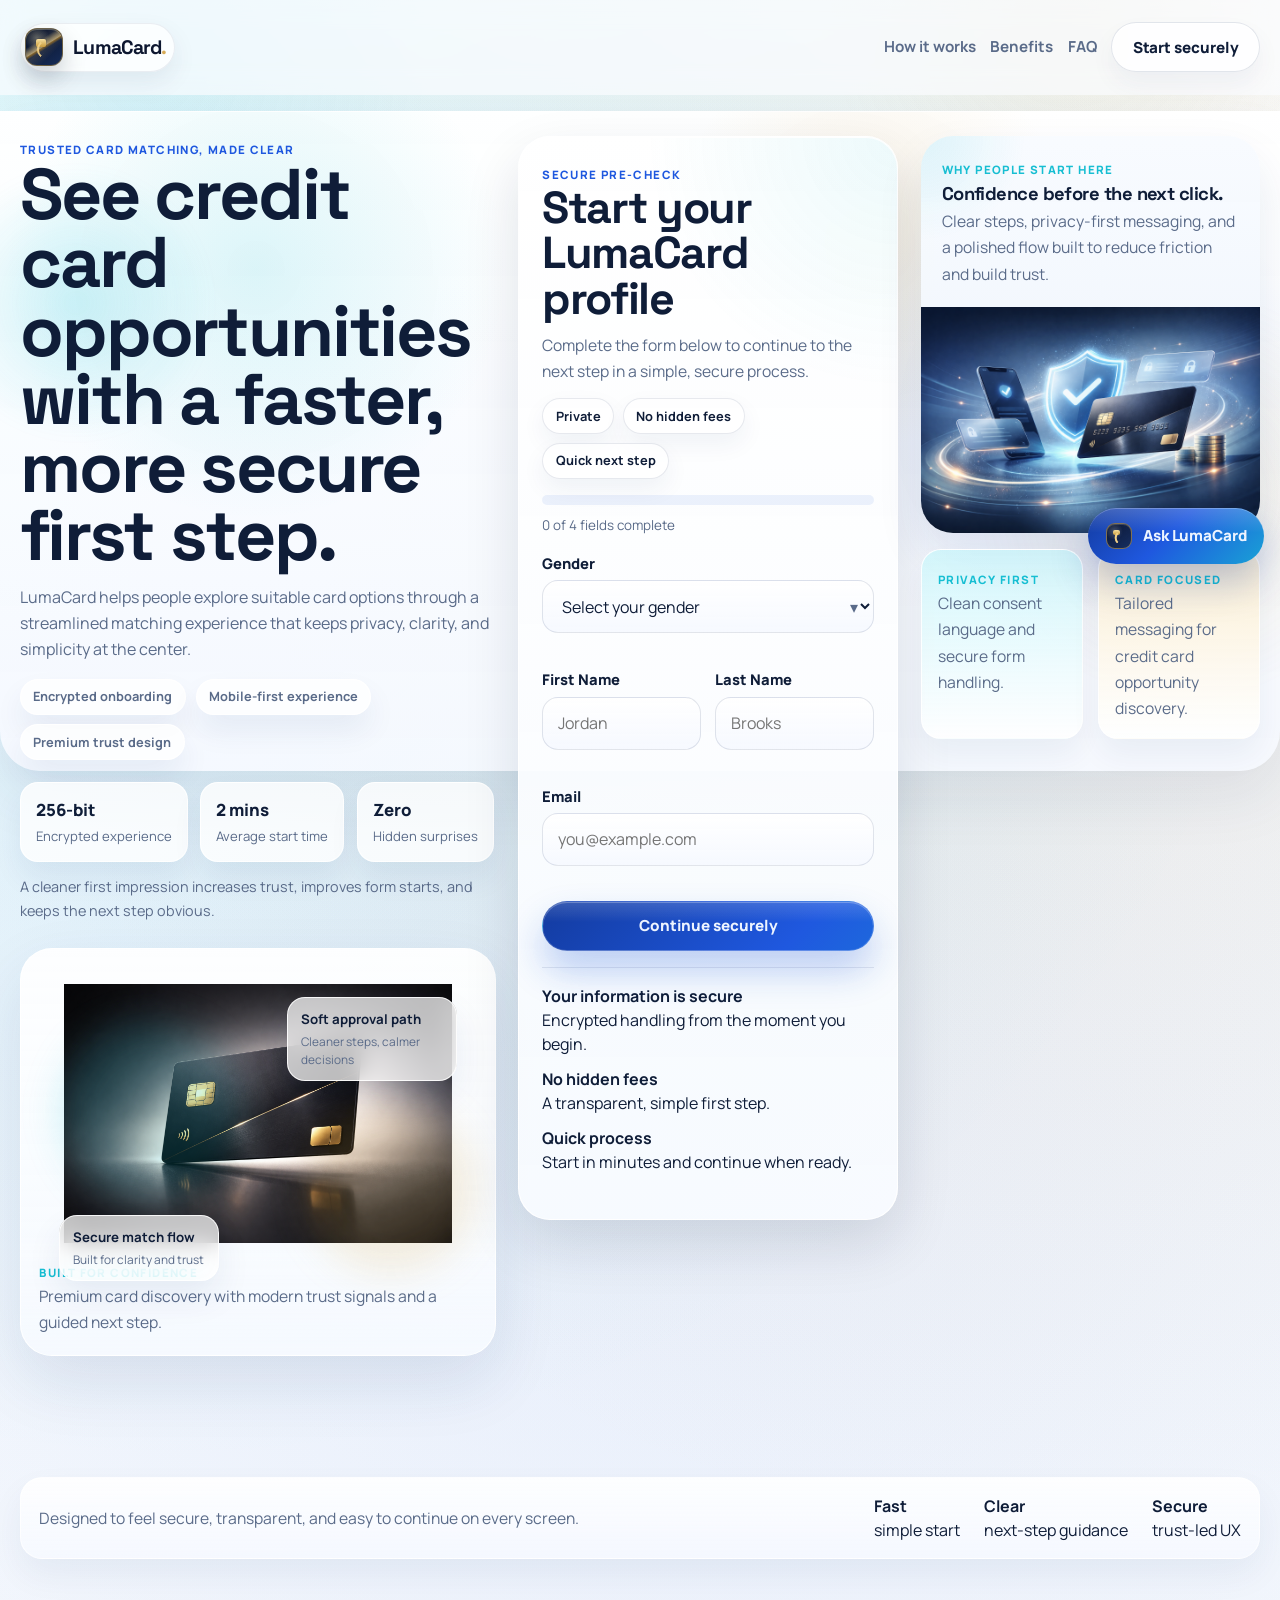
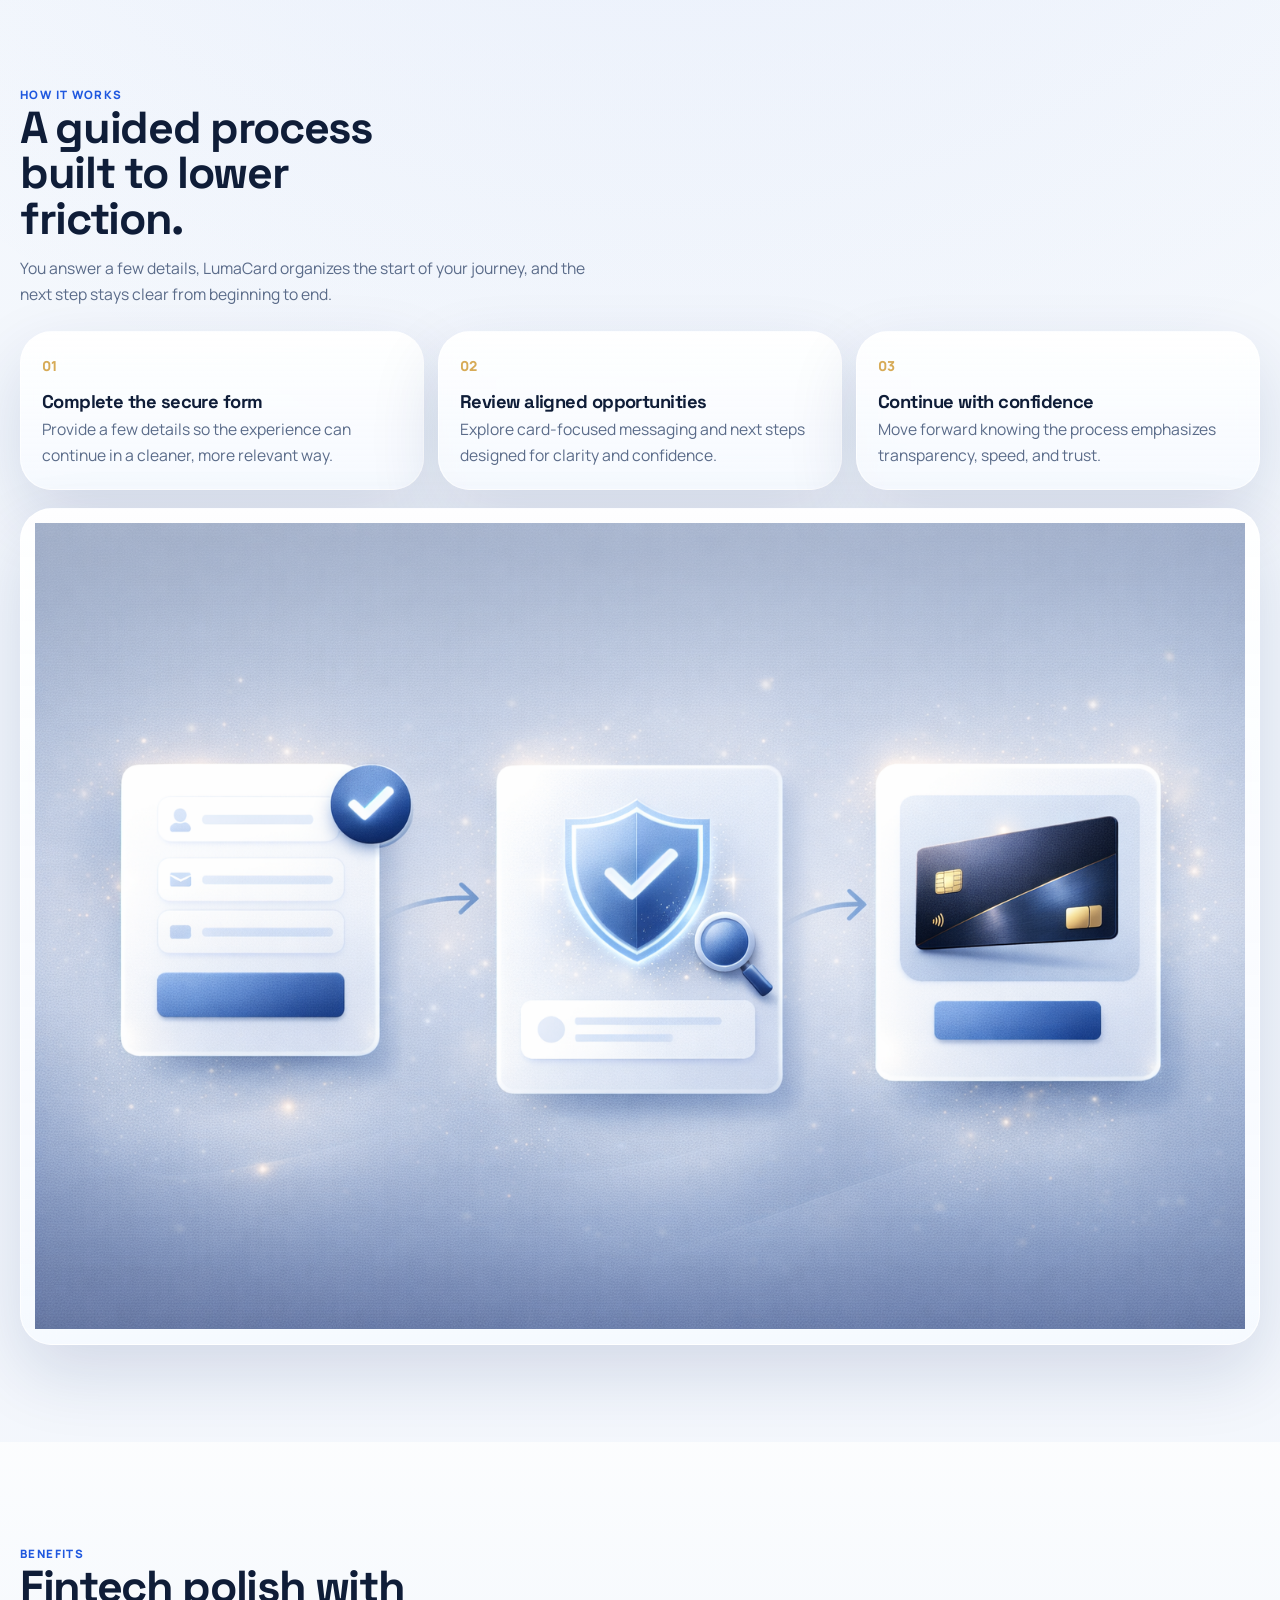
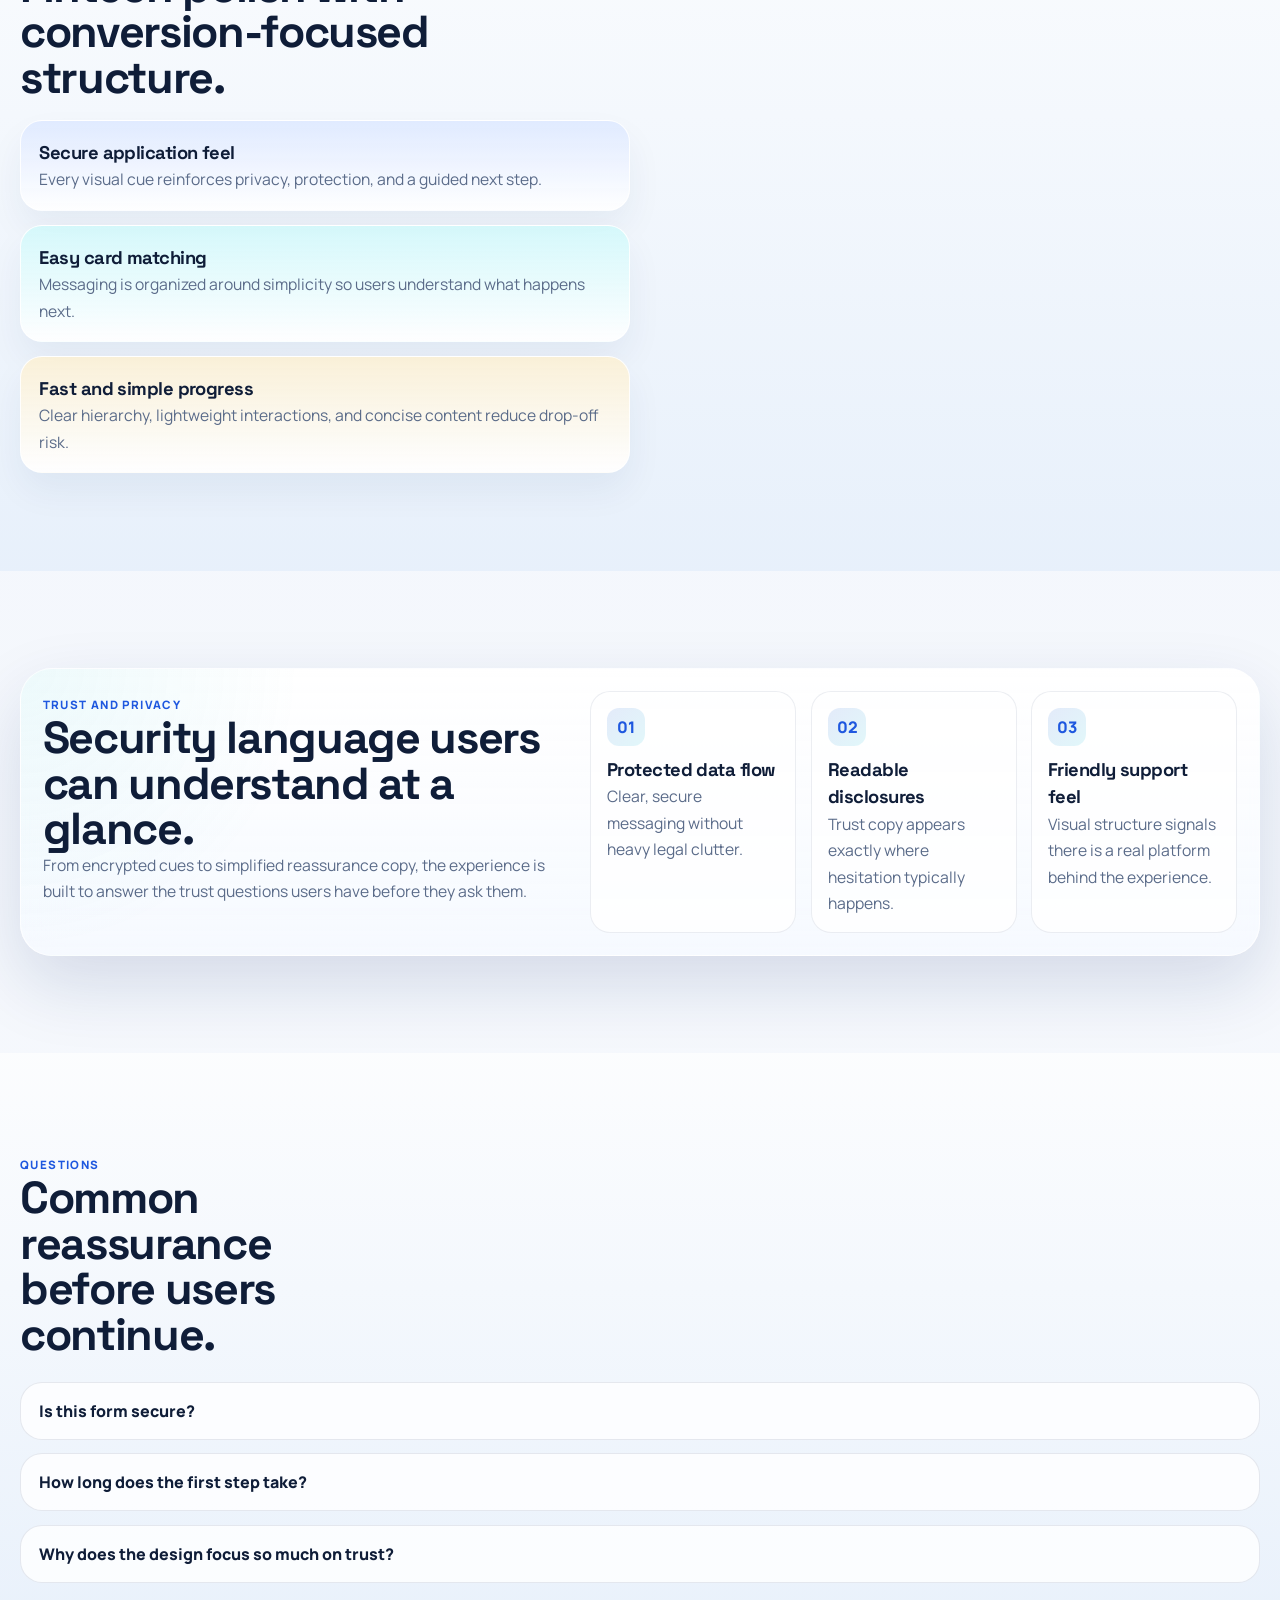
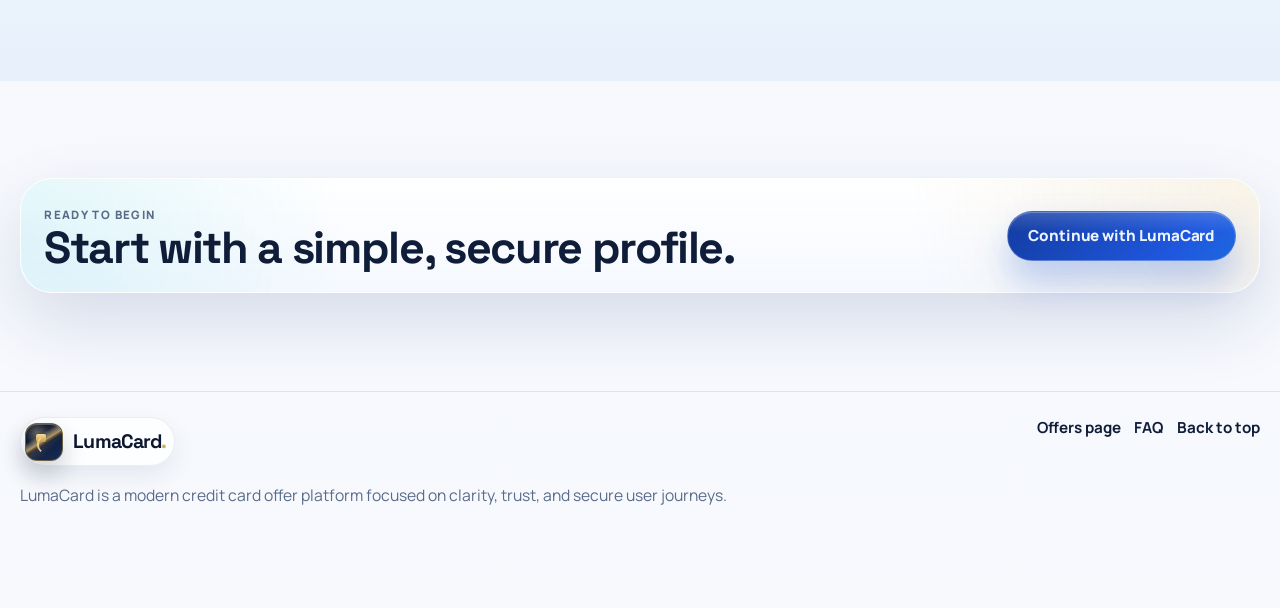
<file: index.html>
<!DOCTYPE html>
<html lang="en">
<head>
  <meta charset="UTF-8">
  <meta name="viewport" content="width=device-width, initial-scale=1.0">
  <title>LumaCard | Secure Credit Card Matching</title>
  <meta name="description" content="Find credit card opportunities through a secure, simple, and trustworthy LumaCard experience.">
  <link rel="preconnect" href="https://fonts.googleapis.com">
  <link rel="preconnect" href="https://fonts.gstatic.com" crossorigin>
  <link href="https://fonts.googleapis.com/css2?family=Manrope:wght@400;500;600;700;800&family=Space+Grotesk:wght@500;700&display=swap" rel="stylesheet">
  <link rel="stylesheet" href="styles.css">
  <link rel="stylesheet" href="chatbot.css">
</head>
<body data-page="lead">
  <div class="site-shell page-lead">
    <header class="site-header" data-header>
      <div class="container nav-row">
        <a class="brand-mark" href="#top" aria-label="LumaCard home">
          <span class="brand-icon" aria-hidden="true">
            <span class="brand-card-chip"></span>
            <span class="brand-card-wave"></span>
          </span>
          <span class="brand-text">LumaCard</span>
        </a>
        <button class="menu-toggle" type="button" aria-expanded="false" aria-controls="site-nav" data-menu-toggle>
          <span></span>
          <span></span>
        </button>
        <nav class="site-nav" id="site-nav" data-menu>
          <a href="#how-it-works">How it works</a>
          <a href="#benefits">Benefits</a>
          <a href="#faq">FAQ</a>
          <a href="#lead-form" class="button button-secondary">Start securely</a>
        </nav>
      </div>
    </header>

    <main id="top">
      <!-- Page 1: lead-generation layout with supporting content around the form. -->
      <section class="hero hero-lead section">
        <div class="hero-orb hero-orb-a"></div>
        <div class="hero-orb hero-orb-b"></div>
        <div class="container hero-grid hero-grid-lead">
          <div class="hero-copy reveal">
            <div class="eyebrow">Trusted card matching, made clear</div>
            <h1>See credit card opportunities with a faster, more secure first step.</h1>
            <p class="hero-text">
              LumaCard helps people explore suitable card options through a streamlined matching experience that keeps privacy, clarity, and simplicity at the center.
            </p>
            <div class="hero-inline-meta">
              <span>Encrypted onboarding</span>
              <span>Mobile-first experience</span>
              <span>Premium trust design</span>
            </div>
            <div class="hero-proof">
              <div class="proof-pill">
                <strong>256-bit</strong>
                <span>Encrypted experience</span>
              </div>
              <div class="proof-pill">
                <strong>2 mins</strong>
                <span>Average start time</span>
              </div>
              <div class="proof-pill">
                <strong>Zero</strong>
                <span>Hidden surprises</span>
              </div>
            </div>
            <p class="hero-note">A cleaner first impression increases trust, improves form starts, and keeps the next step obvious.</p>
            <div class="hero-media-card glass reveal" data-parallax>
              <div class="hero-media-glow hero-media-glow-a"></div>
              <div class="hero-media-glow hero-media-glow-b"></div>
              <div class="hero-float hero-float-a">
                <strong>Soft approval path</strong>
                <span>Cleaner steps, calmer decisions</span>
              </div>
              <div class="hero-float hero-float-b">
                <strong>Secure match flow</strong>
                <span>Built for clarity and trust</span>
              </div>
              <img src="assets/hero-credit-card-premium.png.png" alt="Premium black credit card floating in studio light">
              <div class="hero-media-copy">
                <span class="mini-label">Built for confidence</span>
                <p>Premium card discovery with modern trust signals and a guided next step.</p>
              </div>
            </div>
          </div>

          <div class="lead-form-wrap reveal">
            <div class="form-card">
              <div class="form-card-head">
                <span class="eyebrow">Secure pre-check</span>
                <h2>Start your LumaCard profile</h2>
                <p>Complete the form below to continue to the next step in a simple, secure process.</p>
              </div>
              <div class="form-topline">
                <span>Private</span>
                <span>No hidden fees</span>
                <span>Quick next step</span>
              </div>
              <div class="completion-meter" aria-hidden="true">
                <div class="completion-meter-bar" data-completion-bar></div>
              </div>
              <p class="completion-copy" data-completion-copy>0 of 4 fields complete</p>

              <!-- Exact requested fields: Gender, First Name, Last Name, Email. -->
              <form id="lead-form" class="lead-form" novalidate data-form>
                <div class="field-group">
                  <label for="gender">Gender</label>
                  <div class="select-wrap">
                    <select id="gender" name="gender" required data-field>
                      <option value="">Select your gender</option>
                      <option>Female</option>
                      <option>Male</option>
                      <option>Non-binary</option>
                      <option>Prefer not to say</option>
                    </select>
                  </div>
                  <small class="error-text" data-error-for="gender"></small>
                </div>

                <div class="form-row two-col">
                  <div class="field-group">
                    <label for="first-name">First Name</label>
                    <input id="first-name" name="firstName" type="text" placeholder="Jordan" autocomplete="given-name" required data-field>
                    <small class="error-text" data-error-for="first-name"></small>
                  </div>
                  <div class="field-group">
                    <label for="last-name">Last Name</label>
                    <input id="last-name" name="lastName" type="text" placeholder="Brooks" autocomplete="family-name" required data-field>
                    <small class="error-text" data-error-for="last-name"></small>
                  </div>
                </div>

                <div class="field-group">
                  <label for="email">Email</label>
                  <input id="email" name="email" type="email" placeholder="you@example.com" autocomplete="email" required data-field>
                  <small class="error-text" data-error-for="email"></small>
                </div>

                <button class="button button-primary button-block button-glow" type="submit">
                  Continue securely
                </button>

                <div class="form-reassurance">
                  <div>
                    <strong>Your information is secure</strong>
                    <span>Encrypted handling from the moment you begin.</span>
                  </div>
                  <div>
                    <strong>No hidden fees</strong>
                    <span>A transparent, simple first step.</span>
                  </div>
                  <div>
                    <strong>Quick process</strong>
                    <span>Start in minutes and continue when ready.</span>
                  </div>
                </div>
                <p class="form-success" data-form-success aria-live="polite"></p>
              </form>
            </div>
          </div>

          <aside class="hero-side reveal">
            <div class="stack-card stack-card-dark">
              <div class="stack-card-copy">
                <span class="mini-label">Why people start here</span>
                <h3>Confidence before the next click.</h3>
                <p>Clear steps, privacy-first messaging, and a polished flow built to reduce friction and build trust.</p>
              </div>
              <img src="assets/hero-financial-trust.png.png" alt="Shield and credit card visual representing secure financial matching">
            </div>
            <div class="mini-grid">
              <div class="mini-panel mini-panel-cyan">
                <span class="mini-label">Privacy first</span>
                <p>Clean consent language and secure form handling.</p>
              </div>
              <div class="mini-panel mini-panel-gold">
                <span class="mini-label">Card focused</span>
                <p>Tailored messaging for credit card opportunity discovery.</p>
              </div>
            </div>
          </aside>
        </div>
      </section>

      <section class="brand-strip section-tight">
        <div class="container brand-strip-row reveal">
          <p>Designed to feel secure, transparent, and easy to continue on every screen.</p>
          <div class="brand-stat-list">
            <div><strong>Fast</strong><span>simple start</span></div>
            <div><strong>Clear</strong><span>next-step guidance</span></div>
            <div><strong>Secure</strong><span>trust-led UX</span></div>
          </div>
        </div>
      </section>

      <section id="how-it-works" class="section">
        <div class="container">
          <div class="section-heading reveal">
            <span class="eyebrow">How it works</span>
            <h2>A guided process built to lower friction.</h2>
            <p>You answer a few details, LumaCard organizes the start of your journey, and the next step stays clear from beginning to end.</p>
          </div>
          <div class="steps-grid">
            <article class="step-card reveal">
              <span class="step-index">01</span>
              <h3>Complete the secure form</h3>
              <p>Provide a few details so the experience can continue in a cleaner, more relevant way.</p>
            </article>
            <article class="step-card reveal">
              <span class="step-index">02</span>
              <h3>Review aligned opportunities</h3>
              <p>Explore card-focused messaging and next steps designed for clarity and confidence.</p>
            </article>
            <article class="step-card reveal">
              <span class="step-index">03</span>
              <h3>Continue with confidence</h3>
              <p>Move forward knowing the process emphasizes transparency, speed, and trust.</p>
            </article>
          </div>
          <div class="process-visual glass reveal">
            <img src="assets/ChatGPT Image 14 mars 2026, 10_54_01.png" alt="Illustration of a three-step secure credit card matching process">
          </div>
        </div>
      </section>

      <section id="benefits" class="section section-muted">
        <div class="container split-feature">
          <div class="split-copy reveal">
            <span class="eyebrow">Benefits</span>
            <h2>Fintech polish with conversion-focused structure.</h2>
            <div class="benefit-list">
              <article class="benefit-item benefit-tile benefit-tile-blue">
                <h3>Secure application feel</h3>
                <p>Every visual cue reinforces privacy, protection, and a guided next step.</p>
              </article>
              <article class="benefit-item benefit-tile benefit-tile-cyan">
                <h3>Easy card matching</h3>
                <p>Messaging is organized around simplicity so users understand what happens next.</p>
              </article>
              <article class="benefit-item benefit-tile benefit-tile-gold">
                <h3>Fast and simple progress</h3>
                <p>Clear hierarchy, lightweight interactions, and concise content reduce drop-off risk.</p>
              </article>
            </div>
          </div>
          <div class="split-visual reveal" data-parallax>
            <div class="image-frame image-frame-large">
              <img src="assets/benefits-finance-illustration.png.png" alt="Illustration showing secure finance and mobile credit card experience">
            </div>
          </div>
        </div>
      </section>

      <section class="section">
        <div class="container trust-panel reveal">
          <div class="trust-copy">
            <span class="eyebrow">Trust and privacy</span>
            <h2>Security language users can understand at a glance.</h2>
            <p>From encrypted cues to simplified reassurance copy, the experience is built to answer the trust questions users have before they ask them.</p>
          </div>
          <div class="trust-grid">
            <div class="trust-item">
              <span class="trust-icon">01</span>
              <div>
                <h3>Protected data flow</h3>
                <p>Clear, secure messaging without heavy legal clutter.</p>
              </div>
            </div>
            <div class="trust-item">
              <span class="trust-icon">02</span>
              <div>
                <h3>Readable disclosures</h3>
                <p>Trust copy appears exactly where hesitation typically happens.</p>
              </div>
            </div>
            <div class="trust-item">
              <span class="trust-icon">03</span>
              <div>
                <h3>Friendly support feel</h3>
                <p>Visual structure signals there is a real platform behind the experience.</p>
              </div>
            </div>
          </div>
        </div>
      </section>

      <section id="faq" class="section section-muted">
        <div class="container">
          <div class="section-heading reveal">
            <span class="eyebrow">Questions</span>
            <h2>Common reassurance before users continue.</h2>
          </div>
          <div class="faq-list">
            <article class="faq-item reveal" data-accordion-item>
              <button class="faq-trigger" type="button" aria-expanded="false" data-accordion-trigger>
                Is this form secure?
              </button>
              <div class="faq-panel" data-accordion-panel>
                <p>Yes. The page is designed around secure handling cues and privacy-first messaging so the start of the process feels safe and straightforward.</p>
              </div>
            </article>
            <article class="faq-item reveal" data-accordion-item>
              <button class="faq-trigger" type="button" aria-expanded="false" data-accordion-trigger>
                How long does the first step take?
              </button>
              <div class="faq-panel" data-accordion-panel>
                <p>Only a few fields are required, making the first step fast to complete on both mobile and desktop.</p>
              </div>
            </article>
            <article class="faq-item reveal" data-accordion-item>
              <button class="faq-trigger" type="button" aria-expanded="false" data-accordion-trigger>
                Why does the design focus so much on trust?
              </button>
              <div class="faq-panel" data-accordion-panel>
                <p>Credit card journeys convert better when users understand what will happen next and feel confident that their information is handled responsibly.</p>
              </div>
            </article>
          </div>
        </div>
      </section>

      <section class="section cta-banner-section">
        <div class="container">
          <div class="cta-banner reveal">
            <div>
              <span class="eyebrow">Ready to begin</span>
              <h2>Start with a simple, secure profile.</h2>
            </div>
            <a class="button button-primary" href="#lead-form">Continue with LumaCard</a>
          </div>
        </div>
      </section>
    </main>

    <footer class="site-footer">
      <div class="container footer-row">
        <div>
          <a class="brand-mark footer-brand" href="#top" aria-label="LumaCard home">
            <span class="brand-icon" aria-hidden="true">
              <span class="brand-card-chip"></span>
              <span class="brand-card-wave"></span>
            </span>
            <span class="brand-text">LumaCard</span>
          </a>
          <p>LumaCard is a modern credit card offer platform focused on clarity, trust, and secure user journeys.</p>
        </div>
        <div class="footer-links">
          <a href="offers.html">Offers page</a>
          <a href="#faq">FAQ</a>
          <a href="#top">Back to top</a>
        </div>
      </div>
    </footer>

    <div class="mobile-sticky-cta" data-mobile-cta>
      <span>Ready to continue?</span>
      <a href="#lead-form" class="button button-primary">Start securely</a>
    </div>
  </div>

  <script src="chatbot-knowledge.js"></script>
  <script src="script.js"></script>
  <script src="chatbot.js"></script>
</body>
</html>
</file>
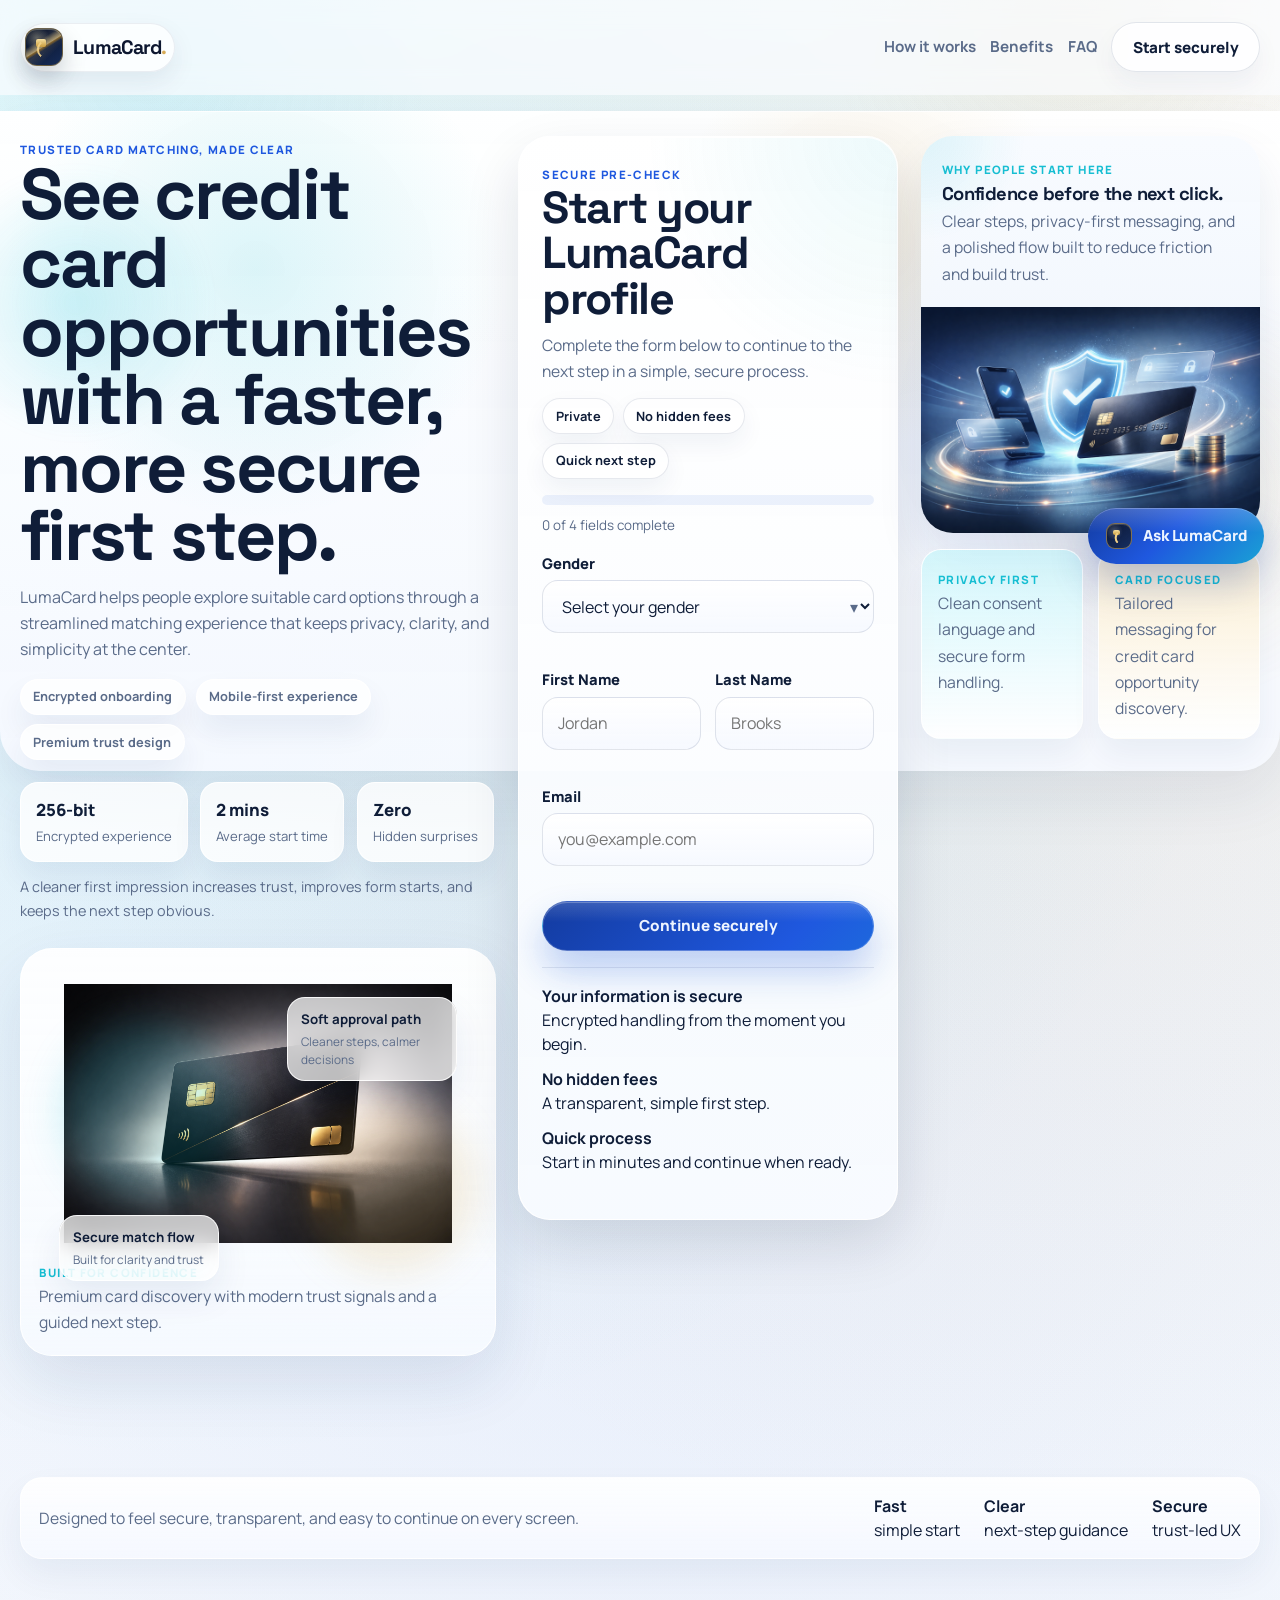
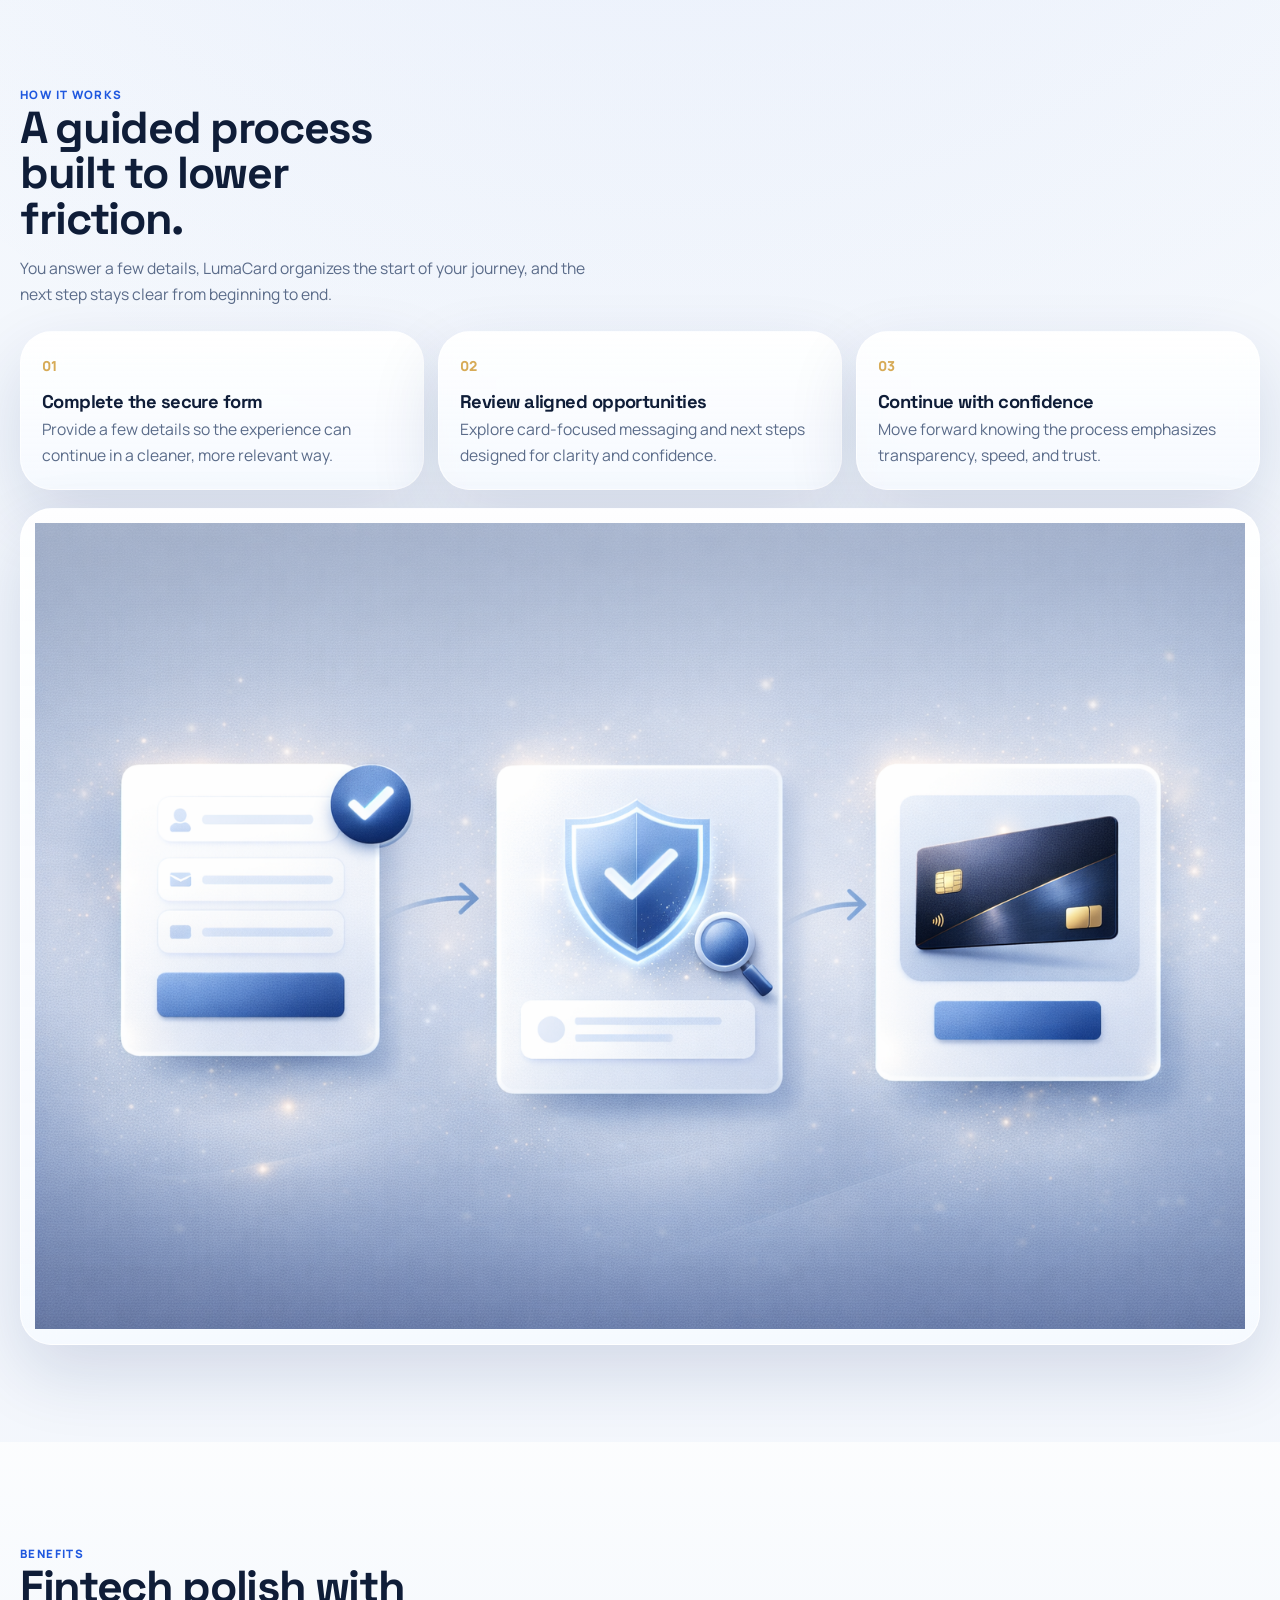
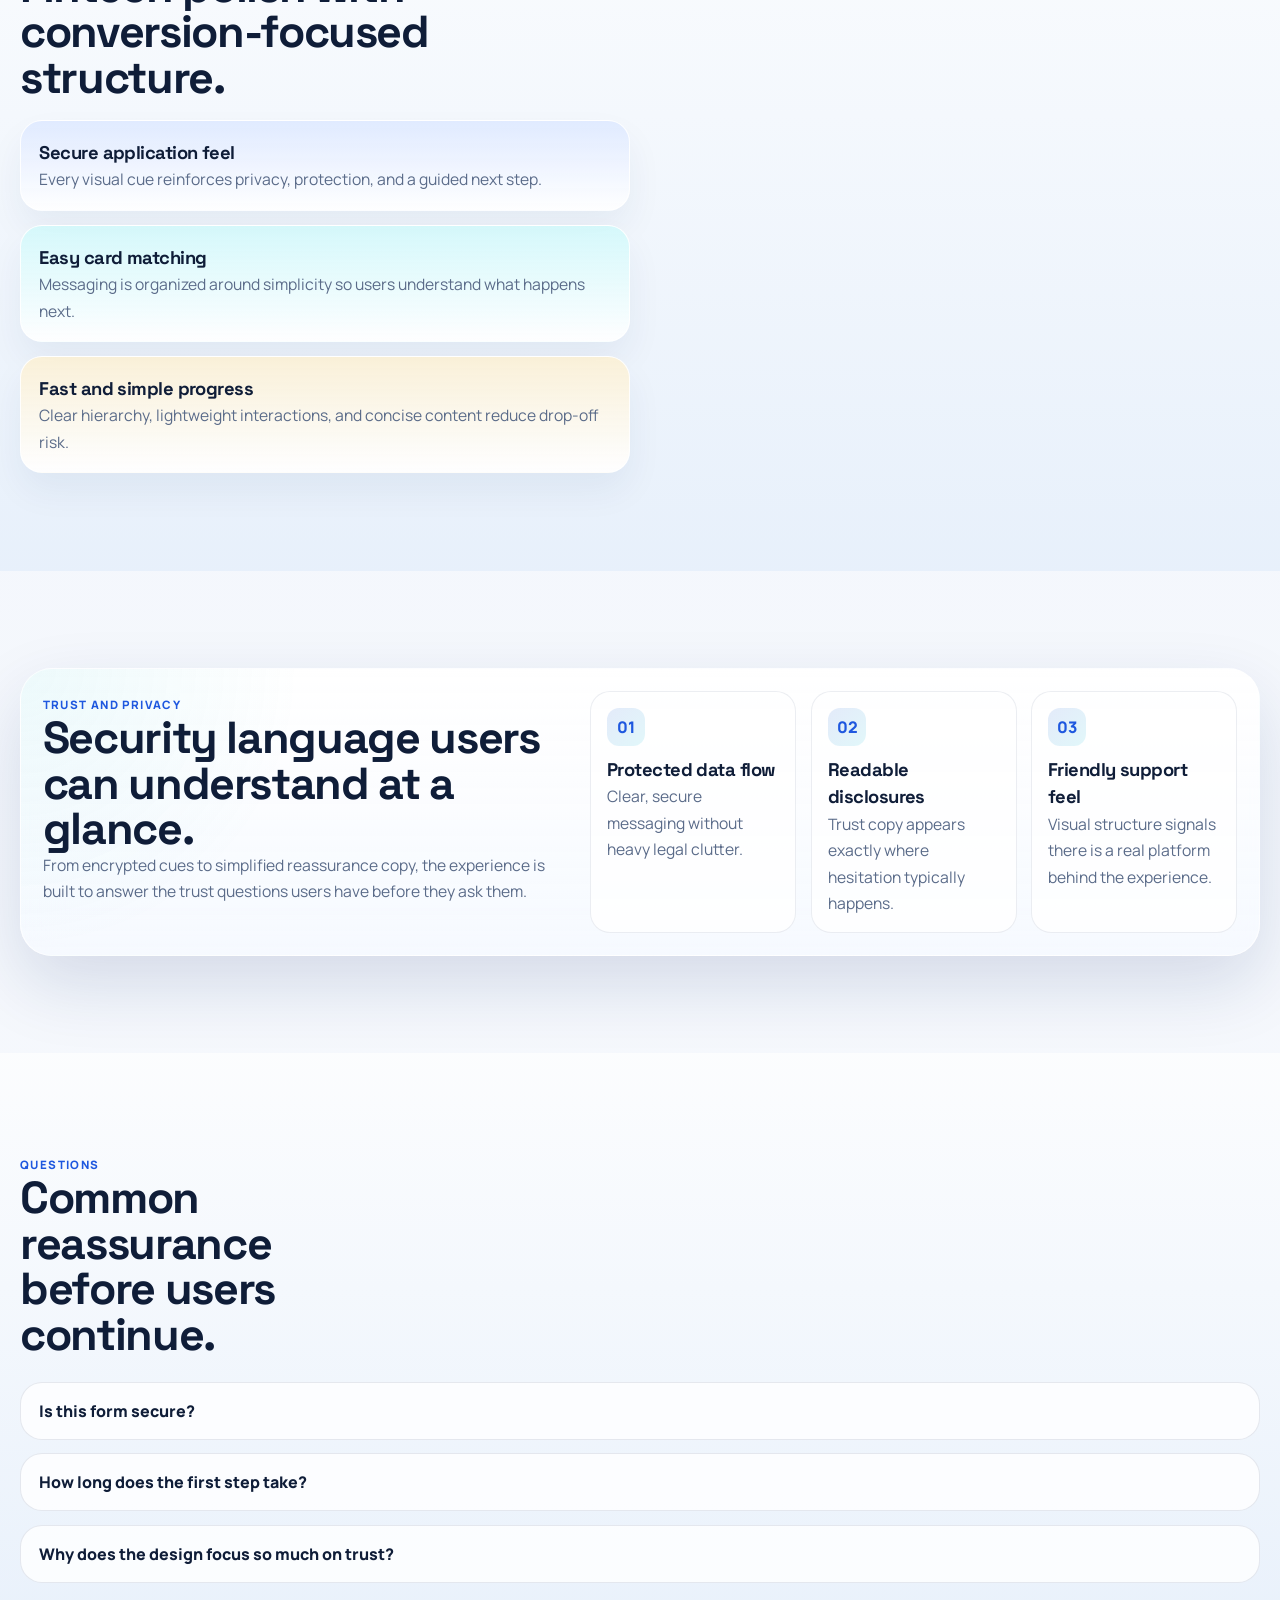
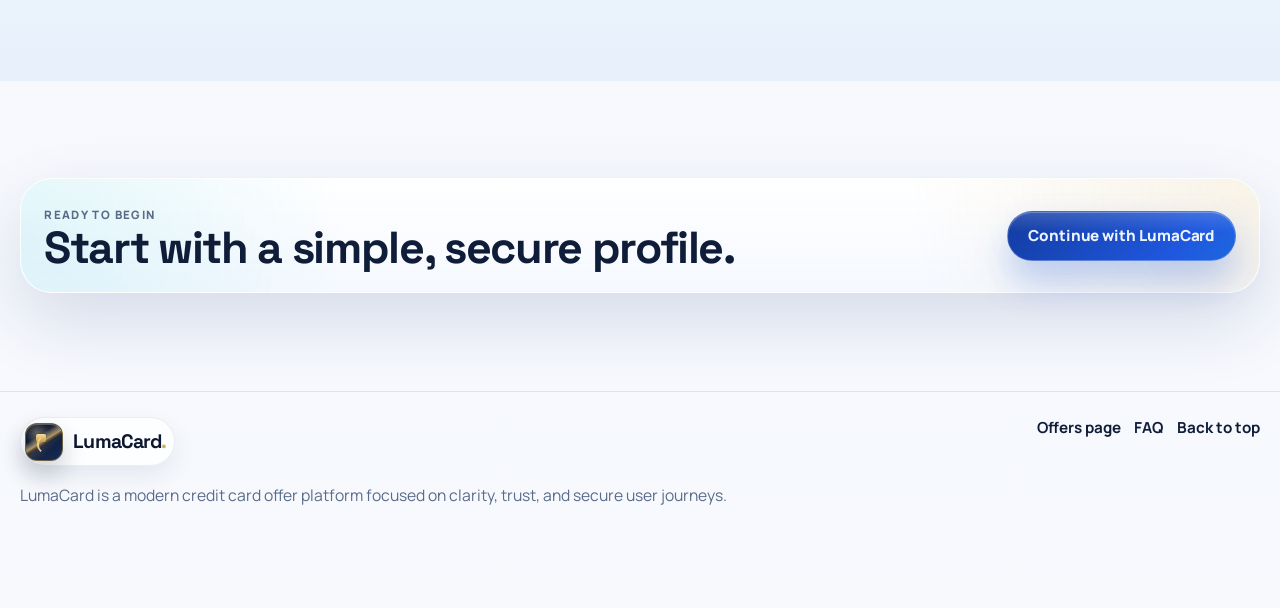
<file: index-page-1.html>
<!DOCTYPE html>
<html lang="en">
<head>
  <meta charset="UTF-8">
  <meta name="viewport" content="width=device-width, initial-scale=1.0">
  <title>LumaCard | Secure Credit Card Matching</title>
  <meta name="description" content="Find credit card opportunities through a secure, simple, and trustworthy LumaCard experience.">
  <link rel="preconnect" href="https://fonts.googleapis.com">
  <link rel="preconnect" href="https://fonts.gstatic.com" crossorigin>
  <link href="https://fonts.googleapis.com/css2?family=Manrope:wght@400;500;600;700;800&family=Space+Grotesk:wght@500;700&display=swap" rel="stylesheet">
  <link rel="stylesheet" href="styles.css">
  <link rel="stylesheet" href="chatbot.css">
</head>
<body data-page="lead">
  <div class="site-shell page-lead">
    <header class="site-header" data-header>
      <div class="container nav-row">
        <a class="brand-mark" href="#top" aria-label="LumaCard home">
          <span class="brand-icon" aria-hidden="true">
            <span class="brand-card-chip"></span>
            <span class="brand-card-wave"></span>
          </span>
          <span class="brand-text">LumaCard</span>
        </a>
        <button class="menu-toggle" type="button" aria-expanded="false" aria-controls="site-nav" data-menu-toggle>
          <span></span>
          <span></span>
        </button>
        <nav class="site-nav" id="site-nav" data-menu>
          <a href="#how-it-works">How it works</a>
          <a href="#benefits">Benefits</a>
          <a href="#faq">FAQ</a>
          <a href="#lead-form" class="button button-secondary">Start securely</a>
        </nav>
      </div>
    </header>

    <main id="top">
      <!-- Page 1: lead-generation layout with supporting content around the form. -->
      <section class="hero hero-lead section">
        <div class="hero-orb hero-orb-a"></div>
        <div class="hero-orb hero-orb-b"></div>
        <div class="container hero-grid hero-grid-lead">
          <div class="hero-copy reveal">
            <div class="eyebrow">Trusted card matching, made clear</div>
            <h1>See credit card opportunities with a faster, more secure first step.</h1>
            <p class="hero-text">
              LumaCard helps people explore suitable card options through a streamlined matching experience that keeps privacy, clarity, and simplicity at the center.
            </p>
            <div class="hero-inline-meta">
              <span>Encrypted onboarding</span>
              <span>Mobile-first experience</span>
              <span>Premium trust design</span>
            </div>
            <div class="hero-proof">
              <div class="proof-pill">
                <strong>256-bit</strong>
                <span>Encrypted experience</span>
              </div>
              <div class="proof-pill">
                <strong>2 mins</strong>
                <span>Average start time</span>
              </div>
              <div class="proof-pill">
                <strong>Zero</strong>
                <span>Hidden surprises</span>
              </div>
            </div>
            <p class="hero-note">A cleaner first impression increases trust, improves form starts, and keeps the next step obvious.</p>
            <div class="hero-media-card glass reveal" data-parallax>
              <div class="hero-media-glow hero-media-glow-a"></div>
              <div class="hero-media-glow hero-media-glow-b"></div>
              <div class="hero-float hero-float-a">
                <strong>Soft approval path</strong>
                <span>Cleaner steps, calmer decisions</span>
              </div>
              <div class="hero-float hero-float-b">
                <strong>Secure match flow</strong>
                <span>Built for clarity and trust</span>
              </div>
              <img src="assets/hero-credit-card-premium.png.png" alt="Premium black credit card floating in studio light">
              <div class="hero-media-copy">
                <span class="mini-label">Built for confidence</span>
                <p>Premium card discovery with modern trust signals and a guided next step.</p>
              </div>
            </div>
          </div>

          <div class="lead-form-wrap reveal">
            <div class="form-card">
              <div class="form-card-head">
                <span class="eyebrow">Secure pre-check</span>
                <h2>Start your LumaCard profile</h2>
                <p>Complete the form below to continue to the next step in a simple, secure process.</p>
              </div>
              <div class="form-topline">
                <span>Private</span>
                <span>No hidden fees</span>
                <span>Quick next step</span>
              </div>
              <div class="completion-meter" aria-hidden="true">
                <div class="completion-meter-bar" data-completion-bar></div>
              </div>
              <p class="completion-copy" data-completion-copy>0 of 4 fields complete</p>

              <!-- Exact requested fields: Gender, First Name, Last Name, Email. -->
              <form id="lead-form" class="lead-form" novalidate data-form>
                <div class="field-group">
                  <label for="gender">Gender</label>
                  <div class="select-wrap">
                    <select id="gender" name="gender" required data-field>
                      <option value="">Select your gender</option>
                      <option>Female</option>
                      <option>Male</option>
                      <option>Non-binary</option>
                      <option>Prefer not to say</option>
                    </select>
                  </div>
                  <small class="error-text" data-error-for="gender"></small>
                </div>

                <div class="form-row two-col">
                  <div class="field-group">
                    <label for="first-name">First Name</label>
                    <input id="first-name" name="firstName" type="text" placeholder="Jordan" autocomplete="given-name" required data-field>
                    <small class="error-text" data-error-for="first-name"></small>
                  </div>
                  <div class="field-group">
                    <label for="last-name">Last Name</label>
                    <input id="last-name" name="lastName" type="text" placeholder="Brooks" autocomplete="family-name" required data-field>
                    <small class="error-text" data-error-for="last-name"></small>
                  </div>
                </div>

                <div class="field-group">
                  <label for="email">Email</label>
                  <input id="email" name="email" type="email" placeholder="you@example.com" autocomplete="email" required data-field>
                  <small class="error-text" data-error-for="email"></small>
                </div>

                <button class="button button-primary button-block button-glow" type="submit">
                  Continue securely
                </button>

                <div class="form-reassurance">
                  <div>
                    <strong>Your information is secure</strong>
                    <span>Encrypted handling from the moment you begin.</span>
                  </div>
                  <div>
                    <strong>No hidden fees</strong>
                    <span>A transparent, simple first step.</span>
                  </div>
                  <div>
                    <strong>Quick process</strong>
                    <span>Start in minutes and continue when ready.</span>
                  </div>
                </div>
                <p class="form-success" data-form-success aria-live="polite"></p>
              </form>
            </div>
          </div>

          <aside class="hero-side reveal">
            <div class="stack-card stack-card-dark">
              <div class="stack-card-copy">
                <span class="mini-label">Why people start here</span>
                <h3>Confidence before the next click.</h3>
                <p>Clear steps, privacy-first messaging, and a polished flow built to reduce friction and build trust.</p>
              </div>
              <img src="assets/hero-financial-trust.png.png" alt="Shield and credit card visual representing secure financial matching">
            </div>
            <div class="mini-grid">
              <div class="mini-panel mini-panel-cyan">
                <span class="mini-label">Privacy first</span>
                <p>Clean consent language and secure form handling.</p>
              </div>
              <div class="mini-panel mini-panel-gold">
                <span class="mini-label">Card focused</span>
                <p>Tailored messaging for credit card opportunity discovery.</p>
              </div>
            </div>
          </aside>
        </div>
      </section>

      <section class="brand-strip section-tight">
        <div class="container brand-strip-row reveal">
          <p>Designed to feel secure, transparent, and easy to continue on every screen.</p>
          <div class="brand-stat-list">
            <div><strong>Fast</strong><span>simple start</span></div>
            <div><strong>Clear</strong><span>next-step guidance</span></div>
            <div><strong>Secure</strong><span>trust-led UX</span></div>
          </div>
        </div>
      </section>

      <section id="how-it-works" class="section">
        <div class="container">
          <div class="section-heading reveal">
            <span class="eyebrow">How it works</span>
            <h2>A guided process built to lower friction.</h2>
            <p>You answer a few details, LumaCard organizes the start of your journey, and the next step stays clear from beginning to end.</p>
          </div>
          <div class="steps-grid">
            <article class="step-card reveal">
              <span class="step-index">01</span>
              <h3>Complete the secure form</h3>
              <p>Provide a few details so the experience can continue in a cleaner, more relevant way.</p>
            </article>
            <article class="step-card reveal">
              <span class="step-index">02</span>
              <h3>Review aligned opportunities</h3>
              <p>Explore card-focused messaging and next steps designed for clarity and confidence.</p>
            </article>
            <article class="step-card reveal">
              <span class="step-index">03</span>
              <h3>Continue with confidence</h3>
              <p>Move forward knowing the process emphasizes transparency, speed, and trust.</p>
            </article>
          </div>
          <div class="process-visual glass reveal">
            <img src="assets/ChatGPT Image 14 mars 2026, 10_54_01.png" alt="Illustration of a three-step secure credit card matching process">
          </div>
        </div>
      </section>

      <section id="benefits" class="section section-muted">
        <div class="container split-feature">
          <div class="split-copy reveal">
            <span class="eyebrow">Benefits</span>
            <h2>Fintech polish with conversion-focused structure.</h2>
            <div class="benefit-list">
              <article class="benefit-item benefit-tile benefit-tile-blue">
                <h3>Secure application feel</h3>
                <p>Every visual cue reinforces privacy, protection, and a guided next step.</p>
              </article>
              <article class="benefit-item benefit-tile benefit-tile-cyan">
                <h3>Easy card matching</h3>
                <p>Messaging is organized around simplicity so users understand what happens next.</p>
              </article>
              <article class="benefit-item benefit-tile benefit-tile-gold">
                <h3>Fast and simple progress</h3>
                <p>Clear hierarchy, lightweight interactions, and concise content reduce drop-off risk.</p>
              </article>
            </div>
          </div>
          <div class="split-visual reveal" data-parallax>
            <div class="image-frame image-frame-large">
              <img src="assets/benefits-finance-illustration.png.png" alt="Illustration showing secure finance and mobile credit card experience">
            </div>
          </div>
        </div>
      </section>

      <section class="section">
        <div class="container trust-panel reveal">
          <div class="trust-copy">
            <span class="eyebrow">Trust and privacy</span>
            <h2>Security language users can understand at a glance.</h2>
            <p>From encrypted cues to simplified reassurance copy, the experience is built to answer the trust questions users have before they ask them.</p>
          </div>
          <div class="trust-grid">
            <div class="trust-item">
              <span class="trust-icon">01</span>
              <div>
                <h3>Protected data flow</h3>
                <p>Clear, secure messaging without heavy legal clutter.</p>
              </div>
            </div>
            <div class="trust-item">
              <span class="trust-icon">02</span>
              <div>
                <h3>Readable disclosures</h3>
                <p>Trust copy appears exactly where hesitation typically happens.</p>
              </div>
            </div>
            <div class="trust-item">
              <span class="trust-icon">03</span>
              <div>
                <h3>Friendly support feel</h3>
                <p>Visual structure signals there is a real platform behind the experience.</p>
              </div>
            </div>
          </div>
        </div>
      </section>

      <section id="faq" class="section section-muted">
        <div class="container">
          <div class="section-heading reveal">
            <span class="eyebrow">Questions</span>
            <h2>Common reassurance before users continue.</h2>
          </div>
          <div class="faq-list">
            <article class="faq-item reveal" data-accordion-item>
              <button class="faq-trigger" type="button" aria-expanded="false" data-accordion-trigger>
                Is this form secure?
              </button>
              <div class="faq-panel" data-accordion-panel>
                <p>Yes. The page is designed around secure handling cues and privacy-first messaging so the start of the process feels safe and straightforward.</p>
              </div>
            </article>
            <article class="faq-item reveal" data-accordion-item>
              <button class="faq-trigger" type="button" aria-expanded="false" data-accordion-trigger>
                How long does the first step take?
              </button>
              <div class="faq-panel" data-accordion-panel>
                <p>Only a few fields are required, making the first step fast to complete on both mobile and desktop.</p>
              </div>
            </article>
            <article class="faq-item reveal" data-accordion-item>
              <button class="faq-trigger" type="button" aria-expanded="false" data-accordion-trigger>
                Why does the design focus so much on trust?
              </button>
              <div class="faq-panel" data-accordion-panel>
                <p>Credit card journeys convert better when users understand what will happen next and feel confident that their information is handled responsibly.</p>
              </div>
            </article>
          </div>
        </div>
      </section>

      <section class="section cta-banner-section">
        <div class="container">
          <div class="cta-banner reveal">
            <div>
              <span class="eyebrow">Ready to begin</span>
              <h2>Start with a simple, secure profile.</h2>
            </div>
            <a class="button button-primary" href="#lead-form">Continue with LumaCard</a>
          </div>
        </div>
      </section>
    </main>

    <footer class="site-footer">
      <div class="container footer-row">
        <div>
          <a class="brand-mark footer-brand" href="#top" aria-label="LumaCard home">
            <span class="brand-icon" aria-hidden="true">
              <span class="brand-card-chip"></span>
              <span class="brand-card-wave"></span>
            </span>
            <span class="brand-text">LumaCard</span>
          </a>
          <p>LumaCard is a modern credit card offer platform focused on clarity, trust, and secure user journeys.</p>
        </div>
        <div class="footer-links">
          <a href="index-page-2.html">Offers page</a>
          <a href="#faq">FAQ</a>
          <a href="#top">Back to top</a>
        </div>
      </div>
    </footer>

    <div class="mobile-sticky-cta" data-mobile-cta>
      <span>Ready to continue?</span>
      <a href="#lead-form" class="button button-primary">Start securely</a>
    </div>
  </div>

  <script src="chatbot-knowledge.js"></script>
  <script src="script.js"></script>
  <script src="chatbot.js"></script>
</body>
</html>
</file>
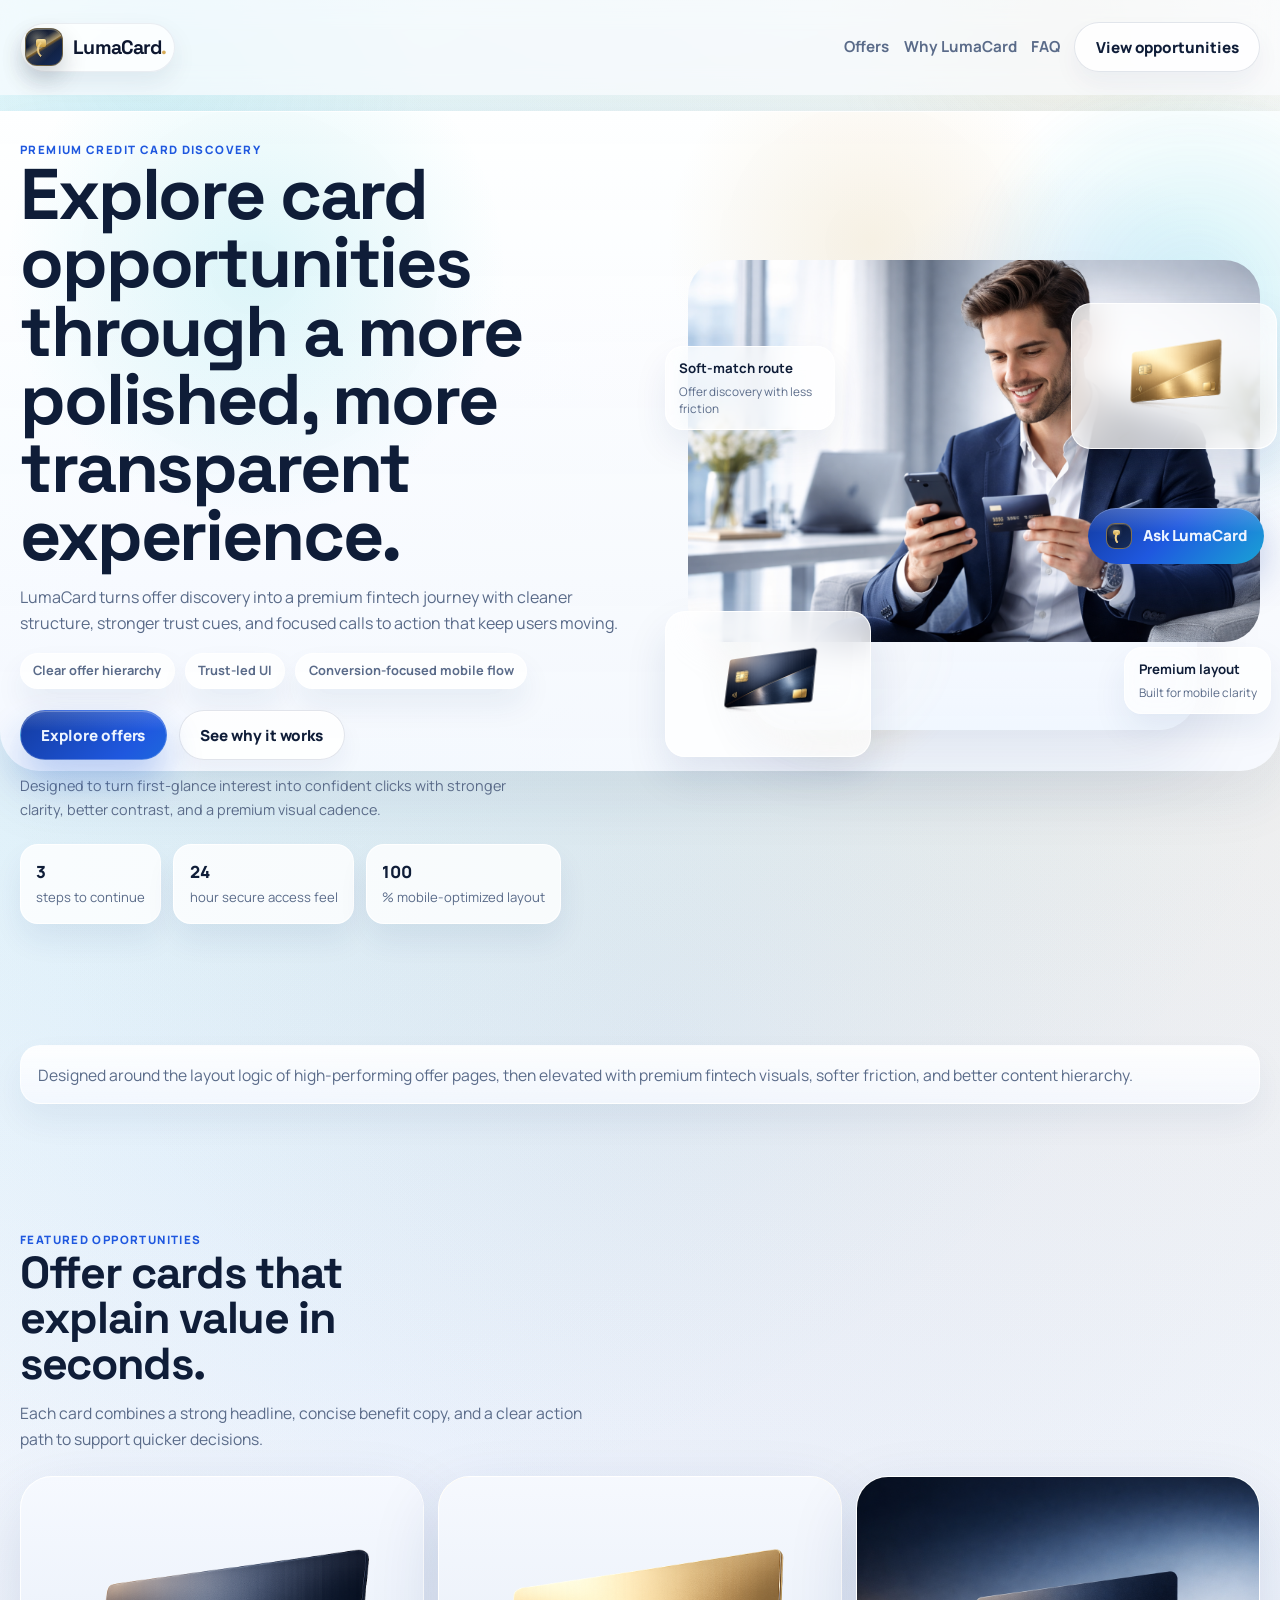
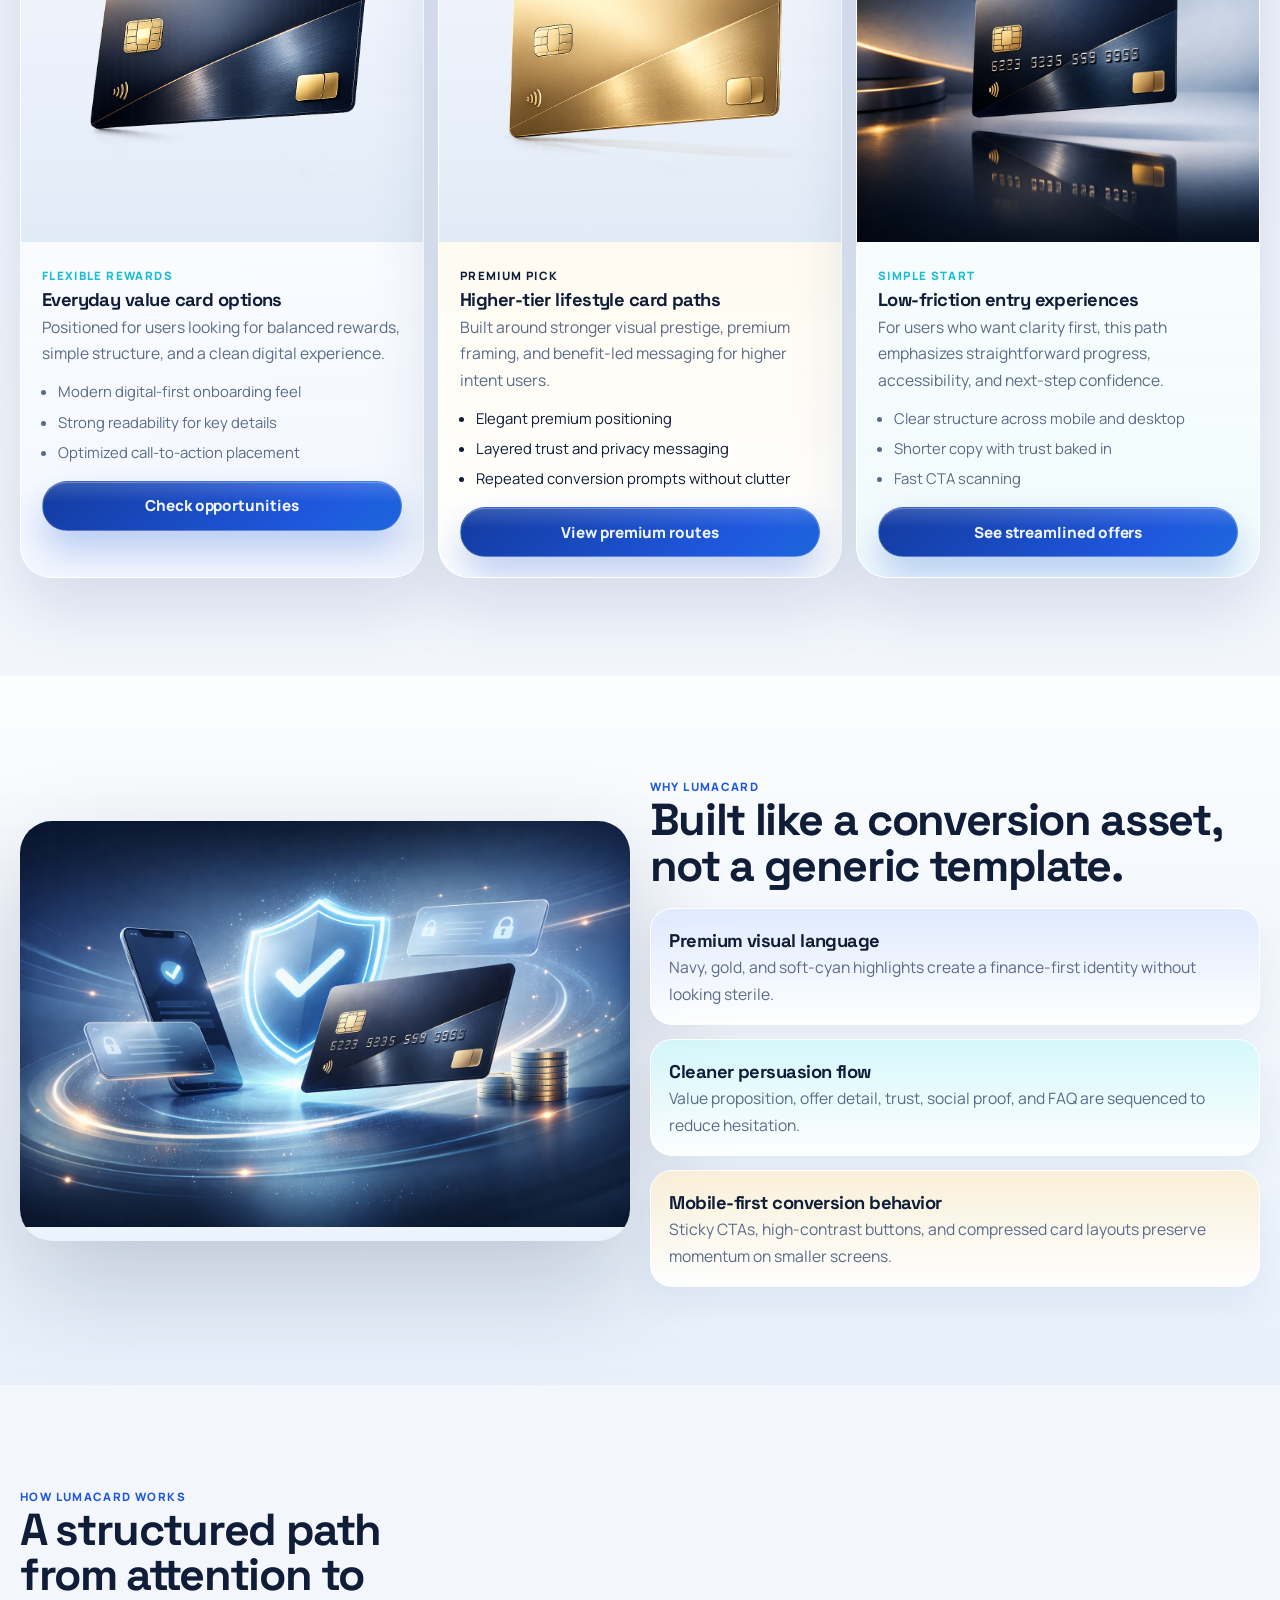
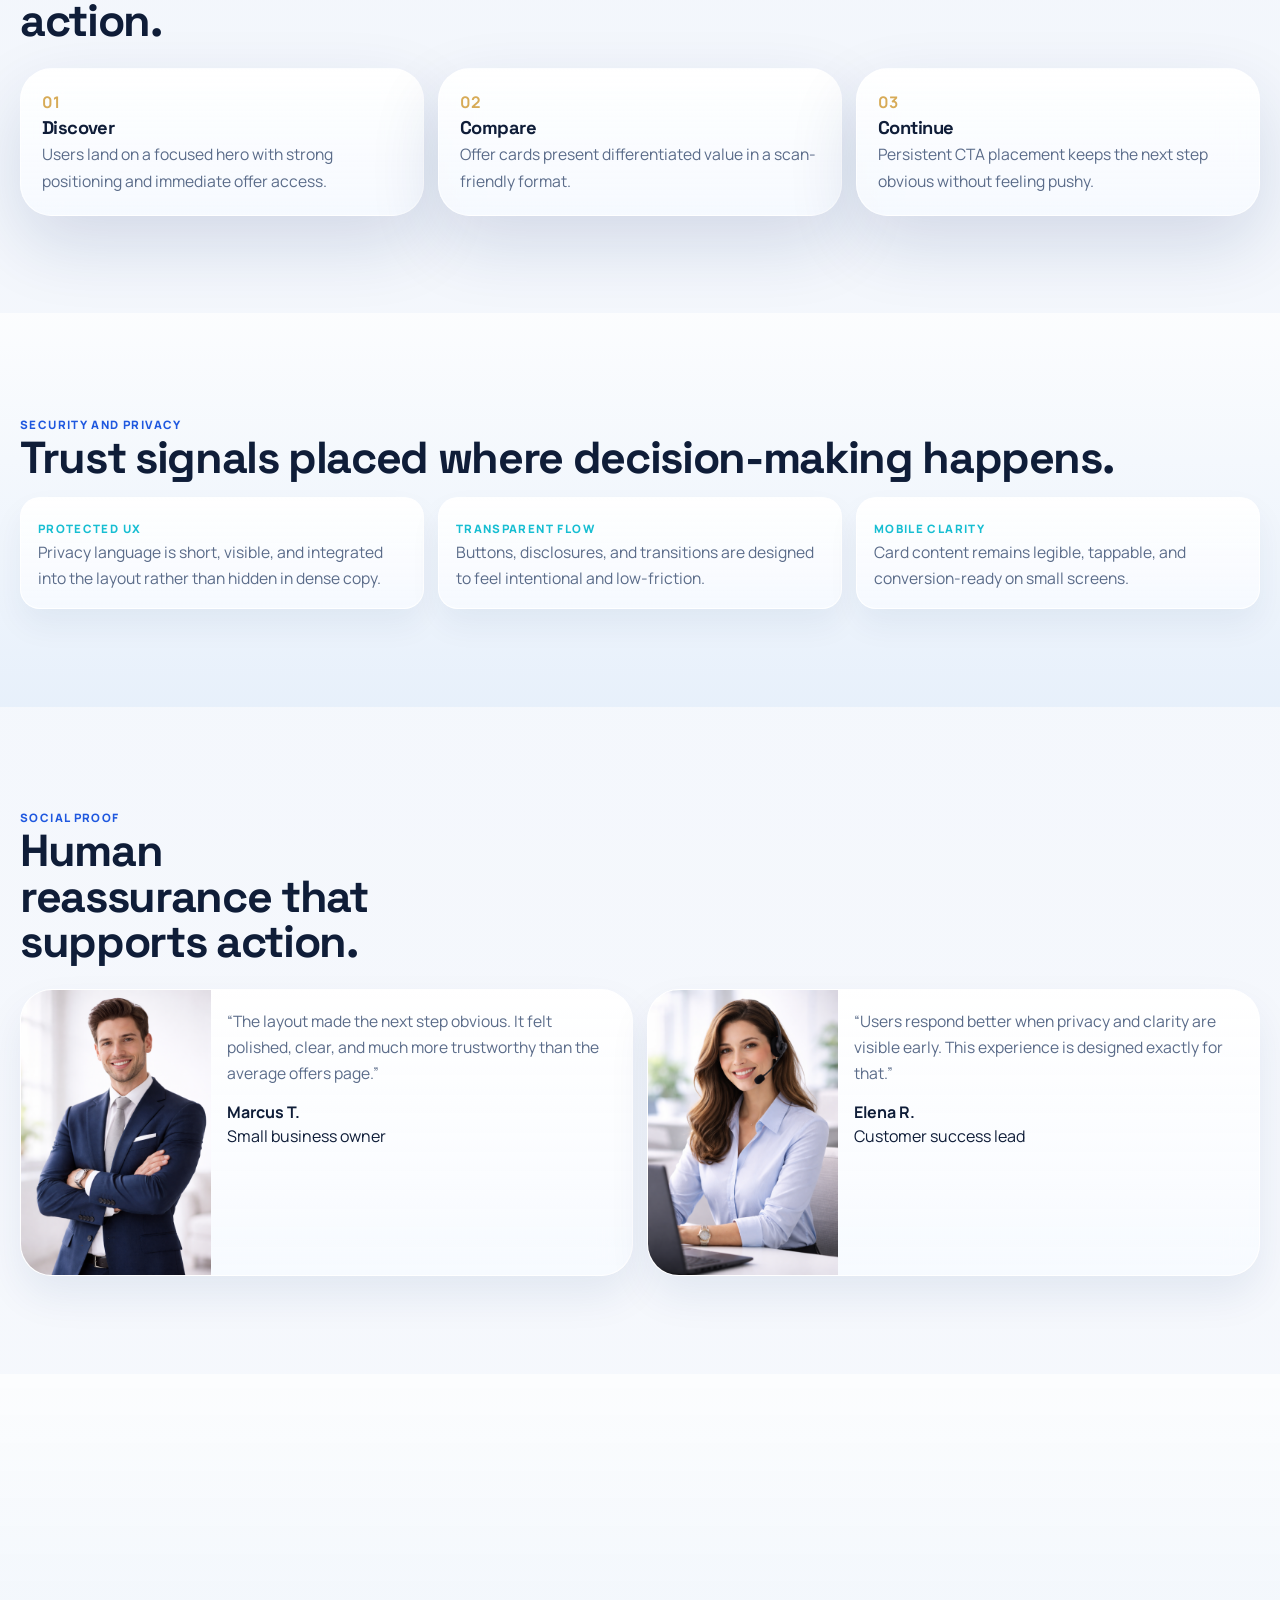
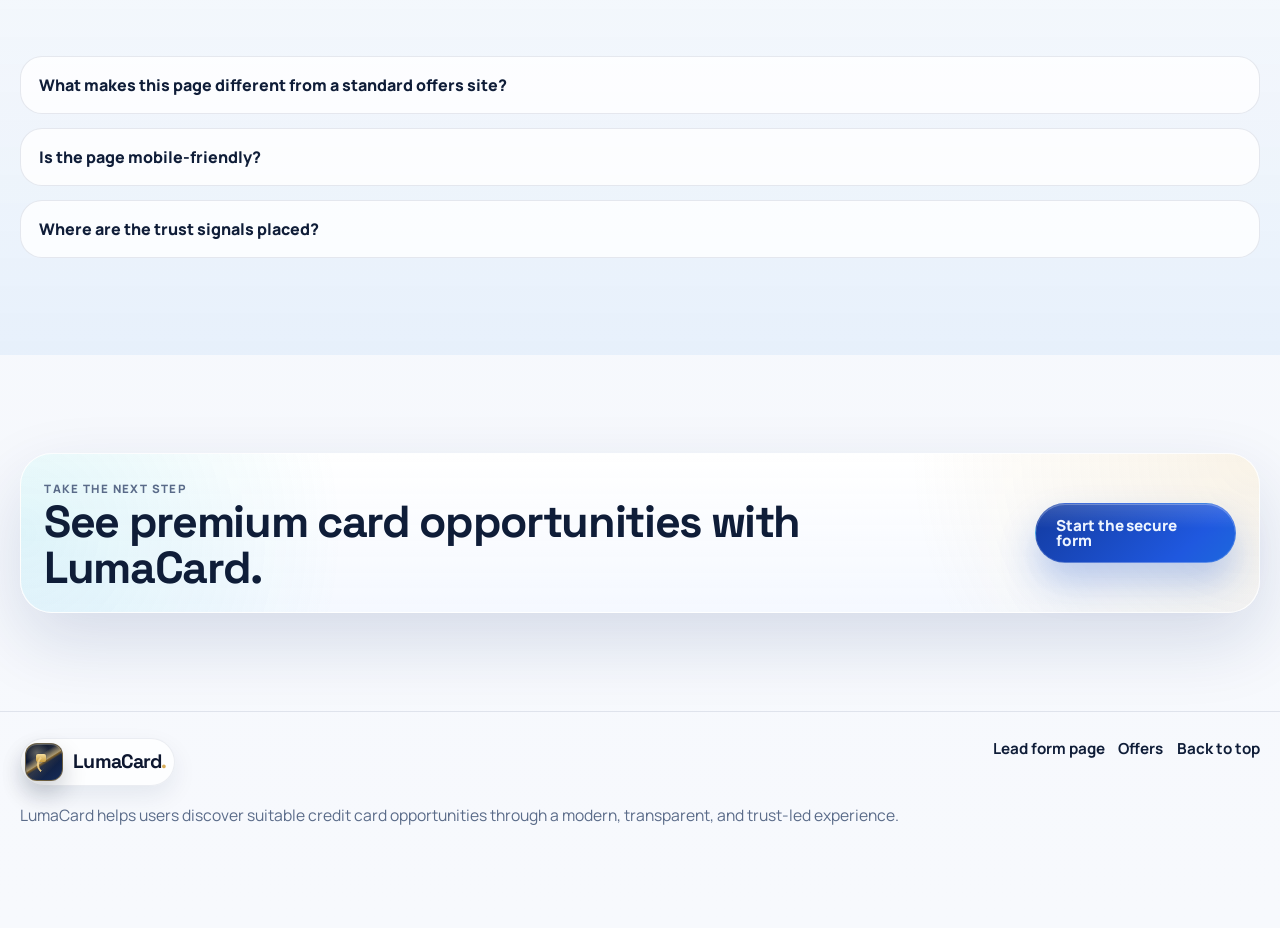
<file: index-page-2.html>
<!DOCTYPE html>
<html lang="en">
<head>
  <meta charset="UTF-8">
  <meta name="viewport" content="width=device-width, initial-scale=1.0">
  <title>LumaCard | Premium Credit Card Offers</title>
  <meta name="description" content="Explore premium credit card opportunities through a modern, transparent, and mobile-first LumaCard offers experience.">
  <link rel="preconnect" href="https://fonts.googleapis.com">
  <link rel="preconnect" href="https://fonts.gstatic.com" crossorigin>
  <link href="https://fonts.googleapis.com/css2?family=Manrope:wght@400;500;600;700;800&family=Space+Grotesk:wght@500;700&display=swap" rel="stylesheet">
  <link rel="stylesheet" href="styles.css">
  <link rel="stylesheet" href="chatbot.css">
</head>
<body data-page="offers">
  <div class="site-shell page-offers">
    <header class="site-header" data-header>
      <div class="container nav-row">
        <a class="brand-mark" href="#top" aria-label="LumaCard home">
          <span class="brand-icon" aria-hidden="true">
            <span class="brand-card-chip"></span>
            <span class="brand-card-wave"></span>
          </span>
          <span class="brand-text">LumaCard</span>
        </a>
        <button class="menu-toggle" type="button" aria-expanded="false" aria-controls="site-nav" data-menu-toggle>
          <span></span>
          <span></span>
        </button>
        <nav class="site-nav" id="site-nav" data-menu>
          <a href="#offers">Offers</a>
          <a href="#why-lumacard">Why LumaCard</a>
          <a href="#faq">FAQ</a>
          <a href="#offers" class="button button-secondary">View opportunities</a>
        </nav>
      </div>
    </header>

    <main id="top">
      <!-- Page 2: offers-focused landing page inspired by high-converting comparison flows. -->
      <section class="hero hero-offers section">
        <div class="hero-orb hero-orb-c"></div>
        <div class="container hero-grid hero-grid-offers">
          <div class="hero-copy reveal">
            <span class="eyebrow">Premium credit card discovery</span>
            <h1>Explore card opportunities through a more polished, more transparent experience.</h1>
            <p class="hero-text">
              LumaCard turns offer discovery into a premium fintech journey with cleaner structure, stronger trust cues, and focused calls to action that keep users moving.
            </p>
            <div class="hero-inline-meta">
              <span>Clear offer hierarchy</span>
              <span>Trust-led UI</span>
              <span>Conversion-focused mobile flow</span>
            </div>
            <div class="cta-row">
              <a class="button button-primary button-glow" href="#offers">Explore offers</a>
              <a class="button button-secondary" href="#why-lumacard">See why it works</a>
            </div>
            <p class="hero-note">Designed to turn first-glance interest into confident clicks with stronger clarity, better contrast, and a premium visual cadence.</p>
            <div class="counter-strip">
              <div class="counter-card reveal">
                <strong data-counter="3">0</strong>
                <span>steps to continue</span>
              </div>
              <div class="counter-card reveal">
                <strong data-counter="24">0</strong>
                <span>hour secure access feel</span>
              </div>
              <div class="counter-card reveal">
                <strong data-counter="100">0</strong>
                <span>% mobile-optimized layout</span>
              </div>
            </div>
          </div>
          <div class="hero-showcase reveal" data-parallax>
            <div class="showcase-glow showcase-glow-a"></div>
            <div class="showcase-glow showcase-glow-b"></div>
            <div class="showcase-backplate"></div>
            <img class="showcase-hero" src="assets/hero-mobile-banking.png.png" alt="Mobile banking and premium credit card illustration">
            <div class="showcase-chip showcase-chip-a">
              <strong>Soft-match route</strong>
              <span>Offer discovery with less friction</span>
            </div>
            <div class="showcase-chip showcase-chip-b">
              <strong>Premium layout</strong>
              <span>Built for mobile clarity</span>
            </div>
            <div class="floating-card floating-card-a glass">
              <img src="assets/card-blue-premium.png.png" alt="Blue premium credit card mockup">
            </div>
            <div class="floating-card floating-card-b glass">
              <img src="assets/card-gold.png.png" alt="Gold premium credit card mockup">
            </div>
          </div>
        </div>
      </section>

      <section class="section-tight">
        <div class="container offers-intro reveal">
          <p>Designed around the layout logic of high-performing offer pages, then elevated with premium fintech visuals, softer friction, and better content hierarchy.</p>
        </div>
      </section>

      <section id="offers" class="section">
        <div class="container">
          <div class="section-heading reveal">
            <span class="eyebrow">Featured opportunities</span>
            <h2>Offer cards that explain value in seconds.</h2>
            <p>Each card combines a strong headline, concise benefit copy, and a clear action path to support quicker decisions.</p>
          </div>
          <div class="offers-grid">
            <article class="offer-card reveal offer-card-soft-blue" data-offer-card>
              <div class="offer-card-media">
                <img src="assets/card-blue-premium.png.png" alt="Blue premium credit card">
              </div>
              <div class="offer-card-copy">
                <span class="offer-tag">Flexible rewards</span>
                <h3>Everyday value card options</h3>
                <p>Positioned for users looking for balanced rewards, simple structure, and a clean digital experience.</p>
                <ul class="offer-list">
                  <li>Modern digital-first onboarding feel</li>
                  <li>Strong readability for key details</li>
                  <li>Optimized call-to-action placement</li>
                </ul>
                <a class="button button-primary button-block" href="#final-cta">Check opportunities</a>
              </div>
            </article>
            <article class="offer-card reveal featured offer-card-soft-gold" data-offer-card>
              <div class="offer-card-media">
                <img src="assets/card-gold.png.png" alt="Gold premium credit card">
              </div>
              <div class="offer-card-copy">
                <span class="offer-tag">Premium pick</span>
                <h3>Higher-tier lifestyle card paths</h3>
                <p>Built around stronger visual prestige, premium framing, and benefit-led messaging for higher intent users.</p>
                <ul class="offer-list">
                  <li>Elegant premium positioning</li>
                  <li>Layered trust and privacy messaging</li>
                  <li>Repeated conversion prompts without clutter</li>
                </ul>
                <a class="button button-primary button-block" href="#final-cta">View premium routes</a>
              </div>
            </article>
            <article class="offer-card reveal offer-card-soft-cyan" data-offer-card>
              <div class="offer-card-media">
                <img src="assets/ChatGPT Image 14 mars 2026, 10_53_21.png" alt="Modern credit card displayed in premium environment">
              </div>
              <div class="offer-card-copy">
                <span class="offer-tag">Simple start</span>
                <h3>Low-friction entry experiences</h3>
                <p>For users who want clarity first, this path emphasizes straightforward progress, accessibility, and next-step confidence.</p>
                <ul class="offer-list">
                  <li>Clear structure across mobile and desktop</li>
                  <li>Shorter copy with trust baked in</li>
                  <li>Fast CTA scanning</li>
                </ul>
                <a class="button button-primary button-block" href="#final-cta">See streamlined offers</a>
              </div>
            </article>
          </div>
        </div>
      </section>

      <section id="why-lumacard" class="section section-muted">
        <div class="container split-feature split-feature-reverse">
          <div class="split-visual reveal" data-parallax>
            <div class="image-frame image-frame-large">
              <img src="assets/hero-financial-trust.png.png" alt="Secure trust-focused financial illustration with card and shield">
            </div>
          </div>
          <div class="split-copy reveal">
            <span class="eyebrow">Why LumaCard</span>
            <h2>Built like a conversion asset, not a generic template.</h2>
            <div class="benefit-list">
              <article class="benefit-item benefit-tile benefit-tile-blue">
                <h3>Premium visual language</h3>
                <p>Navy, gold, and soft-cyan highlights create a finance-first identity without looking sterile.</p>
              </article>
              <article class="benefit-item benefit-tile benefit-tile-cyan">
                <h3>Cleaner persuasion flow</h3>
                <p>Value proposition, offer detail, trust, social proof, and FAQ are sequenced to reduce hesitation.</p>
              </article>
              <article class="benefit-item benefit-tile benefit-tile-gold">
                <h3>Mobile-first conversion behavior</h3>
                <p>Sticky CTAs, high-contrast buttons, and compressed card layouts preserve momentum on smaller screens.</p>
              </article>
            </div>
          </div>
        </div>
      </section>

      <section class="section">
        <div class="container">
          <div class="section-heading reveal">
            <span class="eyebrow">How LumaCard works</span>
            <h2>A structured path from attention to action.</h2>
          </div>
          <div class="timeline-grid">
            <article class="timeline-card reveal">
              <strong>01</strong>
              <h3>Discover</h3>
              <p>Users land on a focused hero with strong positioning and immediate offer access.</p>
            </article>
            <article class="timeline-card reveal">
              <strong>02</strong>
              <h3>Compare</h3>
              <p>Offer cards present differentiated value in a scan-friendly format.</p>
            </article>
            <article class="timeline-card reveal">
              <strong>03</strong>
              <h3>Continue</h3>
              <p>Persistent CTA placement keeps the next step obvious without feeling pushy.</p>
            </article>
          </div>
        </div>
      </section>

      <section class="section section-muted">
        <div class="container trust-rail reveal">
          <div class="trust-rail-copy">
            <span class="eyebrow">Security and privacy</span>
            <h2>Trust signals placed where decision-making happens.</h2>
          </div>
          <div class="trust-rail-grid">
            <div class="trust-rail-card">
              <span class="mini-label">Protected UX</span>
              <p>Privacy language is short, visible, and integrated into the layout rather than hidden in dense copy.</p>
            </div>
            <div class="trust-rail-card">
              <span class="mini-label">Transparent flow</span>
              <p>Buttons, disclosures, and transitions are designed to feel intentional and low-friction.</p>
            </div>
            <div class="trust-rail-card">
              <span class="mini-label">Mobile clarity</span>
              <p>Card content remains legible, tappable, and conversion-ready on small screens.</p>
            </div>
          </div>
        </div>
      </section>

      <section class="section">
        <div class="container">
          <div class="section-heading reveal">
            <span class="eyebrow">Social proof</span>
            <h2>Human reassurance that supports action.</h2>
          </div>
          <div class="testimonial-grid">
            <article class="testimonial-card reveal">
              <img src="assets/ChatGPT Image 14 mars 2026, 10_54_34.png" alt="Portrait of a satisfied LumaCard user">
              <div>
                <p>“The layout made the next step obvious. It felt polished, clear, and much more trustworthy than the average offers page.”</p>
                <strong>Marcus T.</strong>
                <span>Small business owner</span>
              </div>
            </article>
            <article class="testimonial-card reveal">
              <img src="assets/ChatGPT Image 14 mars 2026, 10_54_37.png" alt="Portrait of a LumaCard support specialist">
              <div>
                <p>“Users respond better when privacy and clarity are visible early. This experience is designed exactly for that.”</p>
                <strong>Elena R.</strong>
                <span>Customer success lead</span>
              </div>
            </article>
          </div>
        </div>
      </section>

      <section id="faq" class="section section-muted">
        <div class="container">
          <div class="section-heading reveal">
            <span class="eyebrow">FAQ</span>
            <h2>Questions users usually ask before clicking.</h2>
          </div>
          <div class="faq-list">
            <article class="faq-item reveal" data-accordion-item>
              <button class="faq-trigger" type="button" aria-expanded="false" data-accordion-trigger>
                What makes this page different from a standard offers site?
              </button>
              <div class="faq-panel" data-accordion-panel>
                <p>The structure is optimized for clarity, premium presentation, and conversion behavior, rather than packing the page with generic widgets and noise.</p>
              </div>
            </article>
            <article class="faq-item reveal" data-accordion-item>
              <button class="faq-trigger" type="button" aria-expanded="false" data-accordion-trigger>
                Is the page mobile-friendly?
              </button>
              <div class="faq-panel" data-accordion-panel>
                <p>Yes. The layout is designed mobile-first, with sticky conversion support, readable spacing, and touch-friendly buttons.</p>
              </div>
            </article>
            <article class="faq-item reveal" data-accordion-item>
              <button class="faq-trigger" type="button" aria-expanded="false" data-accordion-trigger>
                Where are the trust signals placed?
              </button>
              <div class="faq-panel" data-accordion-panel>
                <p>Trust indicators appear in the hero, within offer sections, around CTAs, and inside FAQ content so reassurance is available at key conversion moments.</p>
              </div>
            </article>
          </div>
        </div>
      </section>

      <section id="final-cta" class="section cta-banner-section">
        <div class="container">
          <div class="cta-banner reveal">
            <div>
              <span class="eyebrow">Take the next step</span>
              <h2>See premium card opportunities with LumaCard.</h2>
            </div>
            <a class="button button-primary" href="index-page-1.html">Start the secure form</a>
          </div>
        </div>
      </section>
    </main>

    <footer class="site-footer">
      <div class="container footer-row">
        <div>
          <a class="brand-mark footer-brand" href="#top" aria-label="LumaCard home">
            <span class="brand-icon" aria-hidden="true">
              <span class="brand-card-chip"></span>
              <span class="brand-card-wave"></span>
            </span>
            <span class="brand-text">LumaCard</span>
          </a>
          <p>LumaCard helps users discover suitable credit card opportunities through a modern, transparent, and trust-led experience.</p>
        </div>
        <div class="footer-links">
          <a href="index-page-1.html">Lead form page</a>
          <a href="#offers">Offers</a>
          <a href="#top">Back to top</a>
        </div>
      </div>
    </footer>

    <div class="mobile-sticky-cta" data-mobile-cta>
      <span>Explore card paths</span>
      <a href="#offers" class="button button-primary">View offers</a>
    </div>
  </div>

  <script src="chatbot-knowledge.js"></script>
  <script src="script.js"></script>
  <script src="chatbot.js"></script>
</body>
</html>
</file>
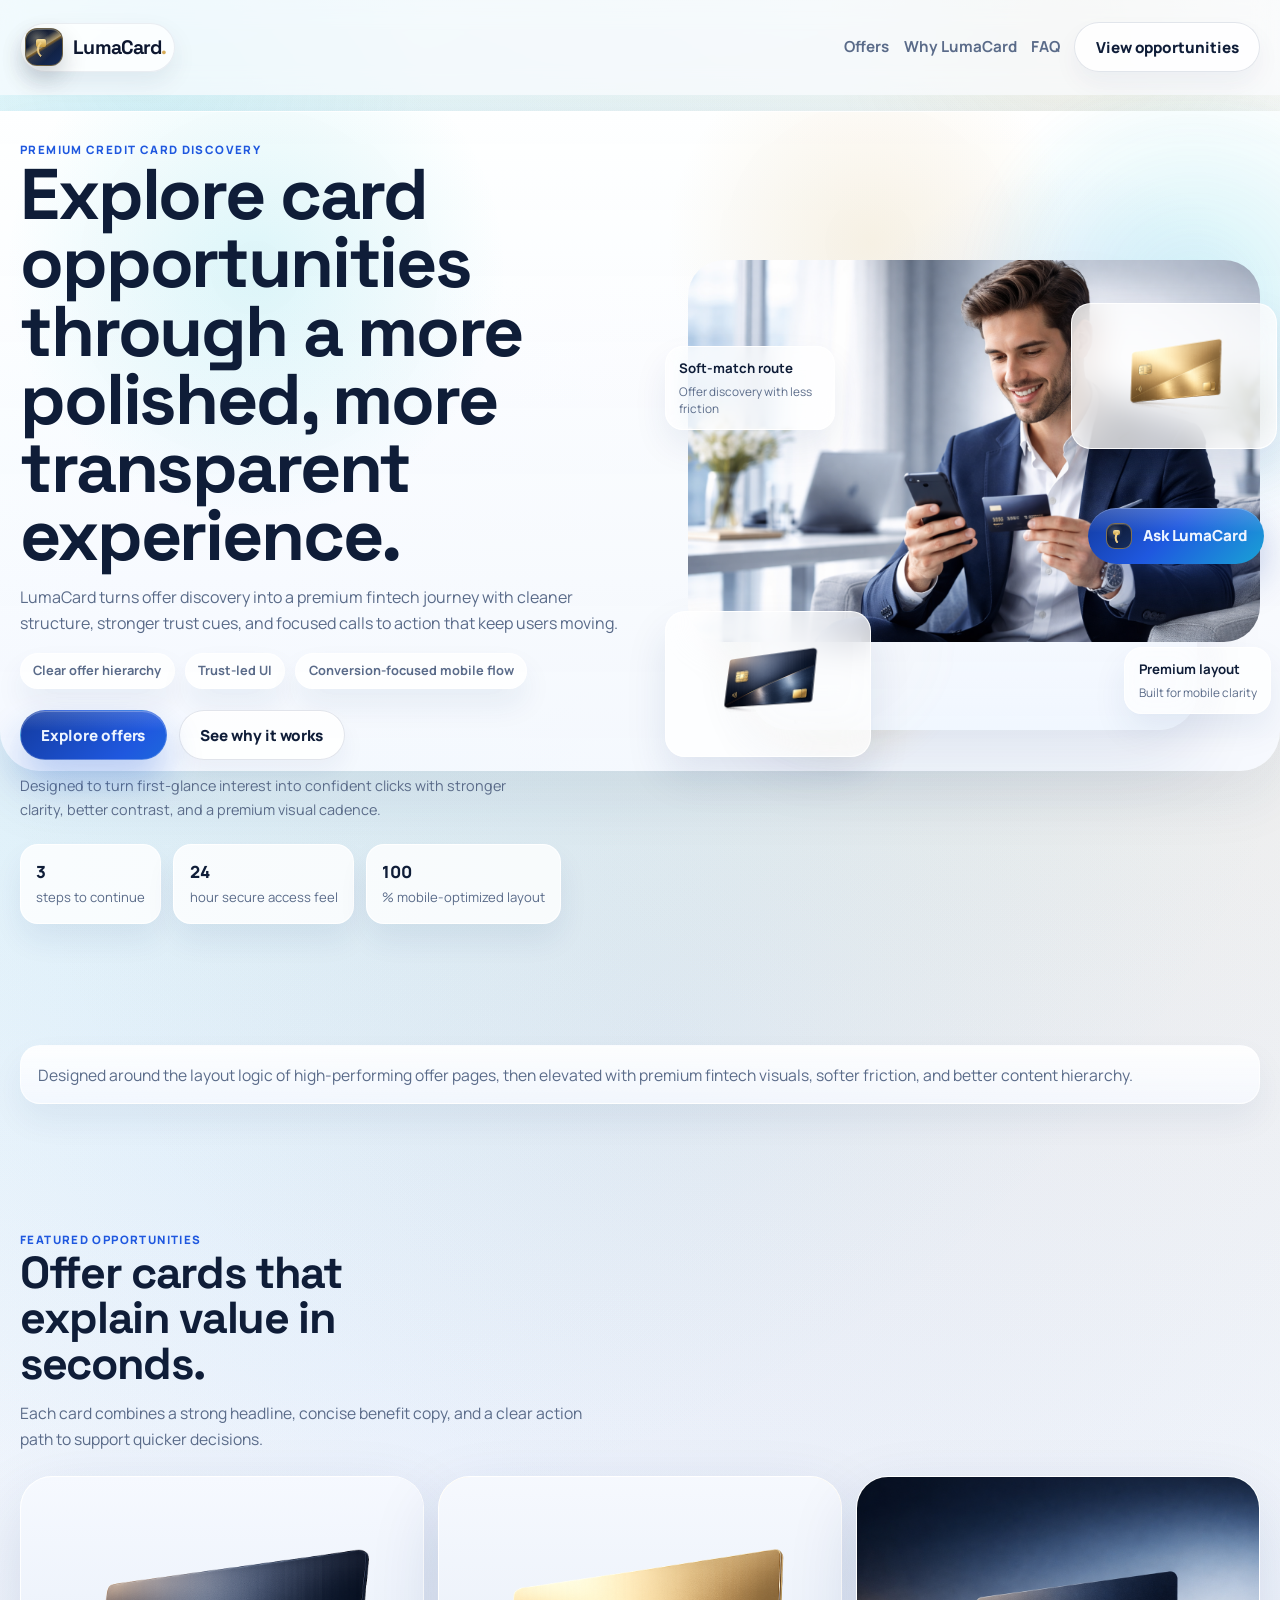
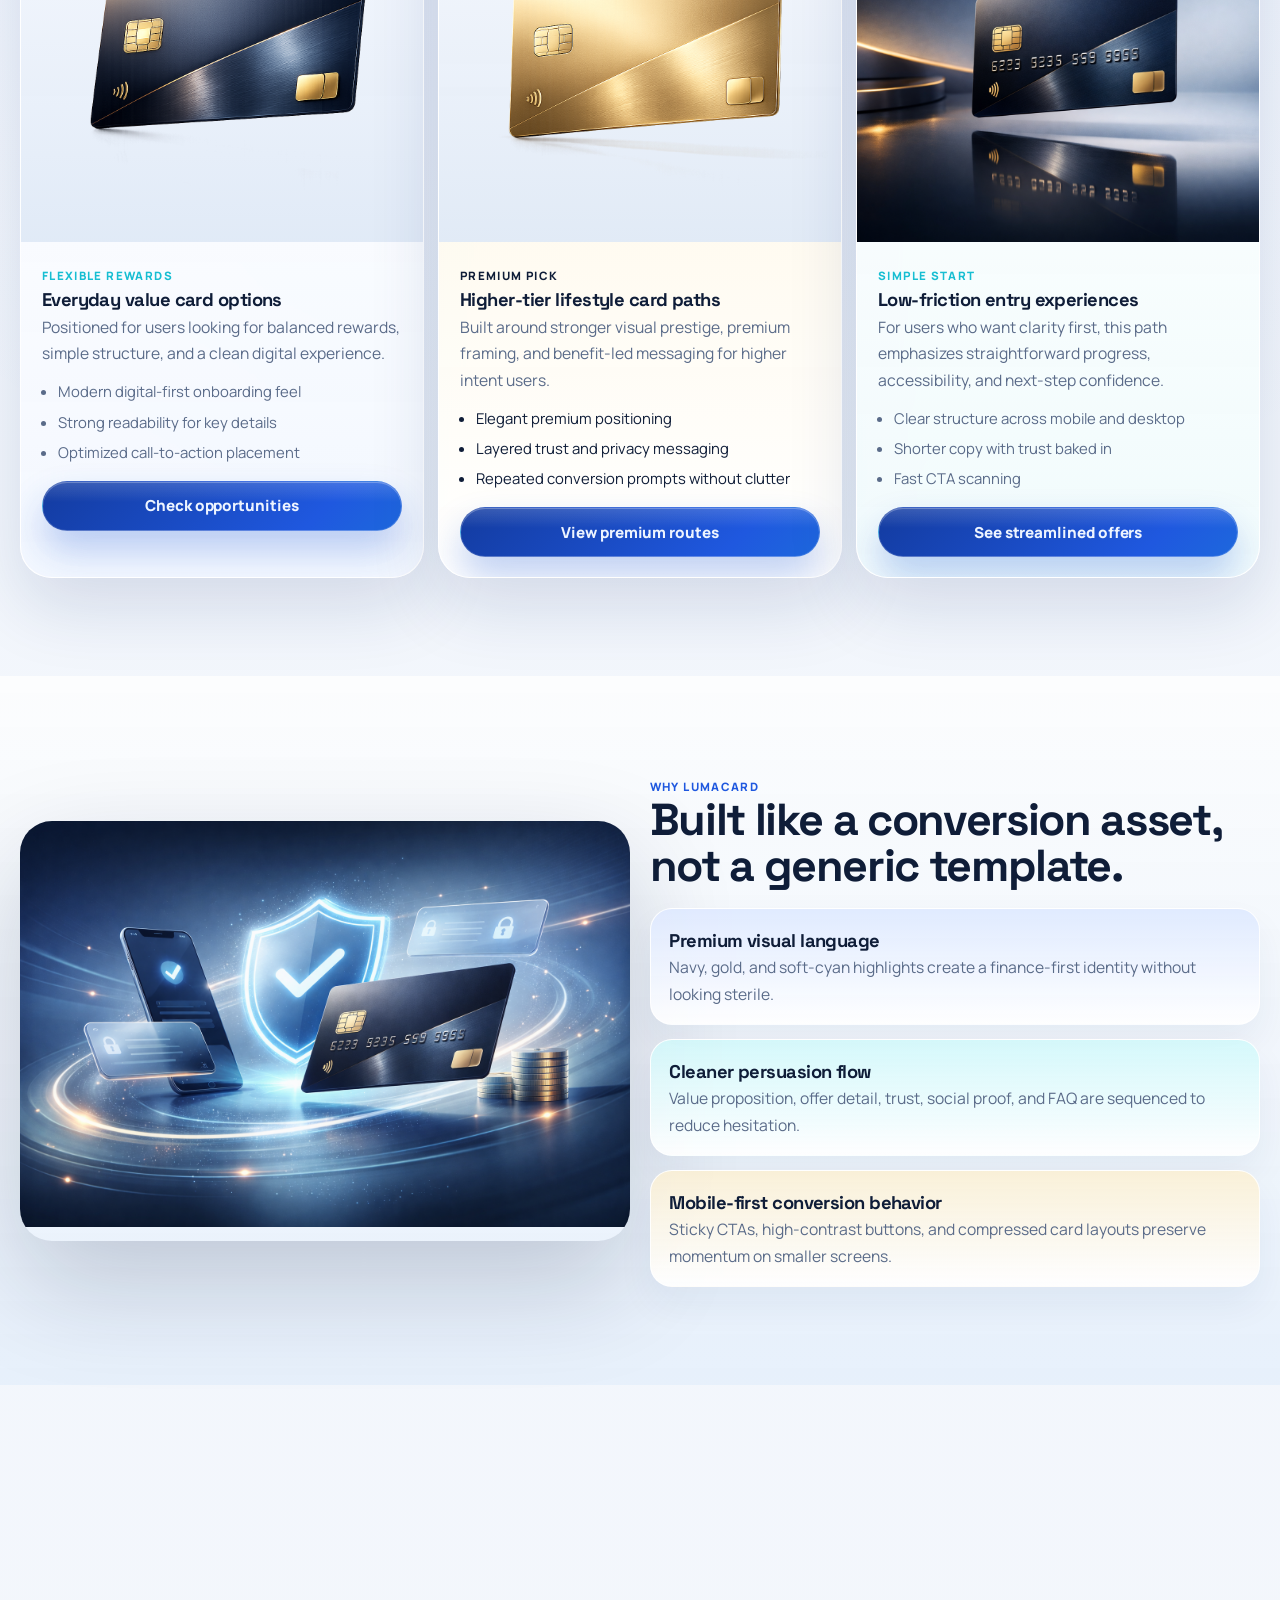
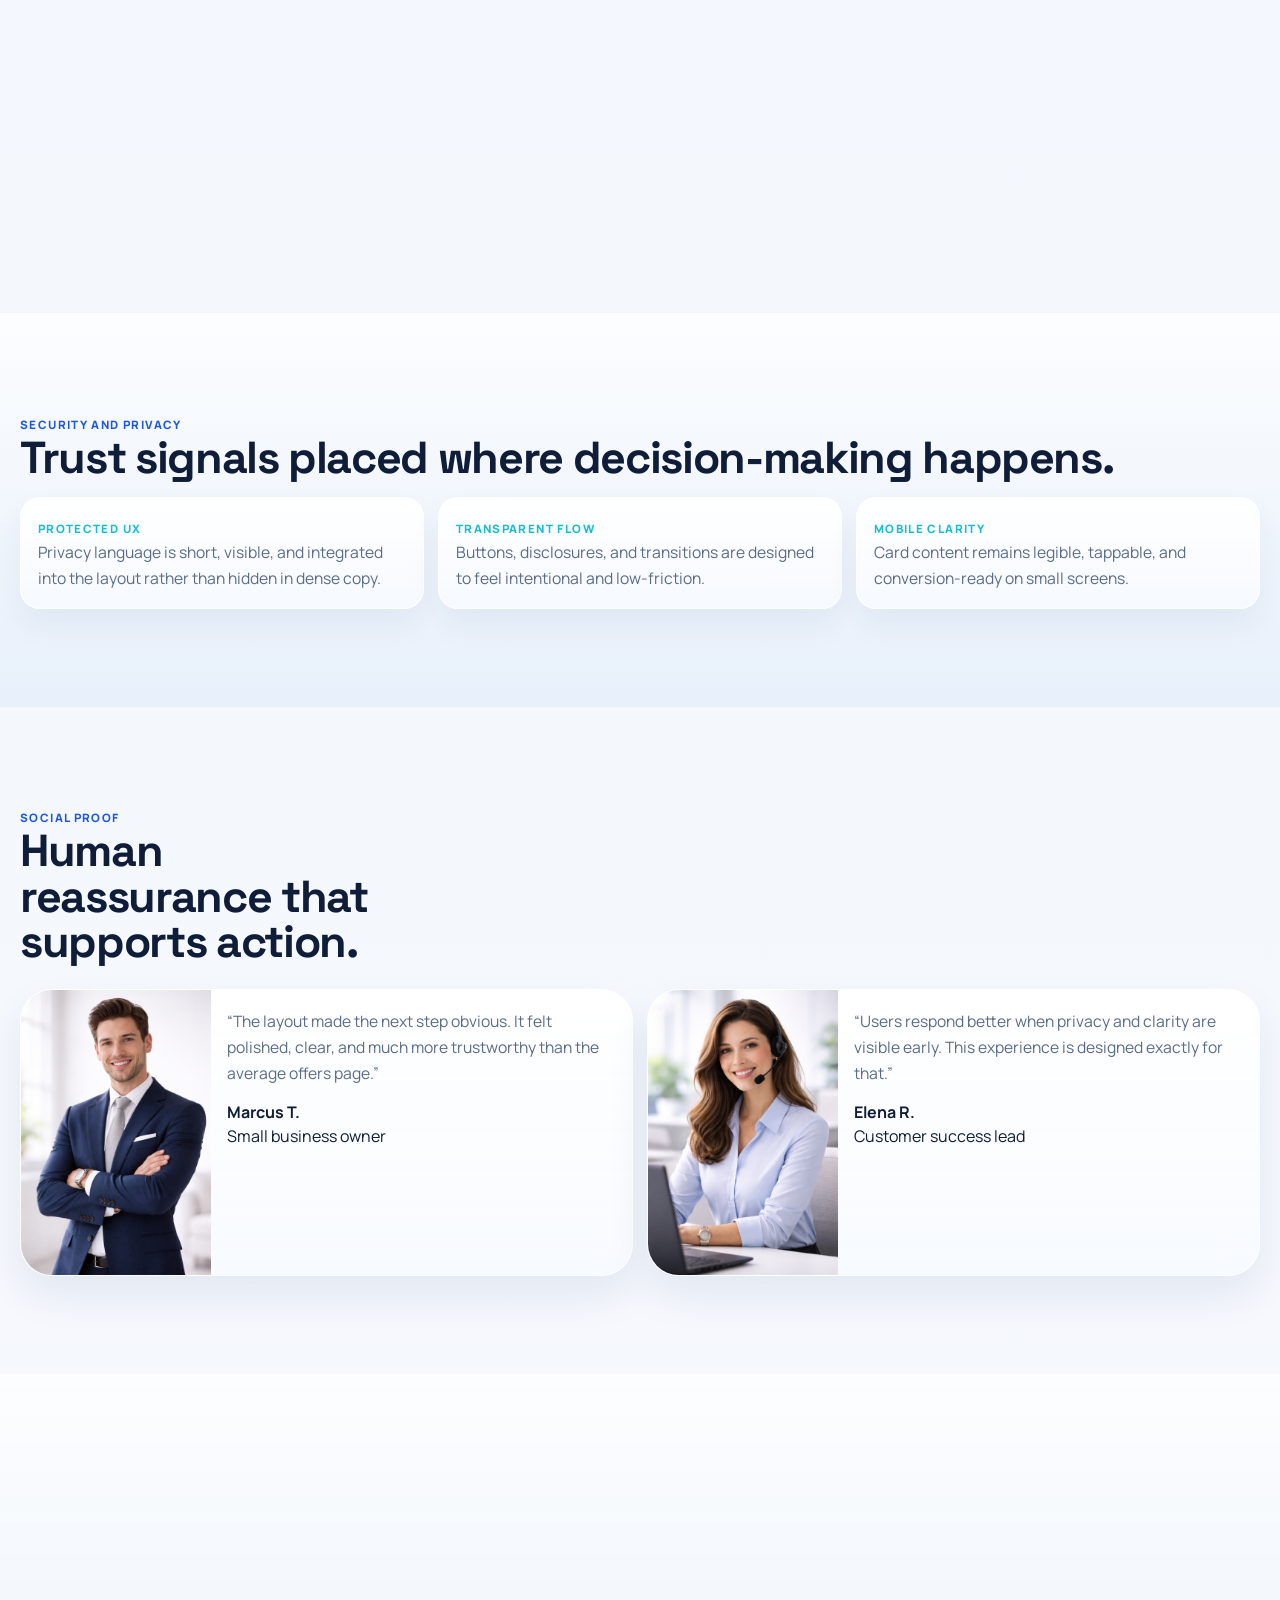
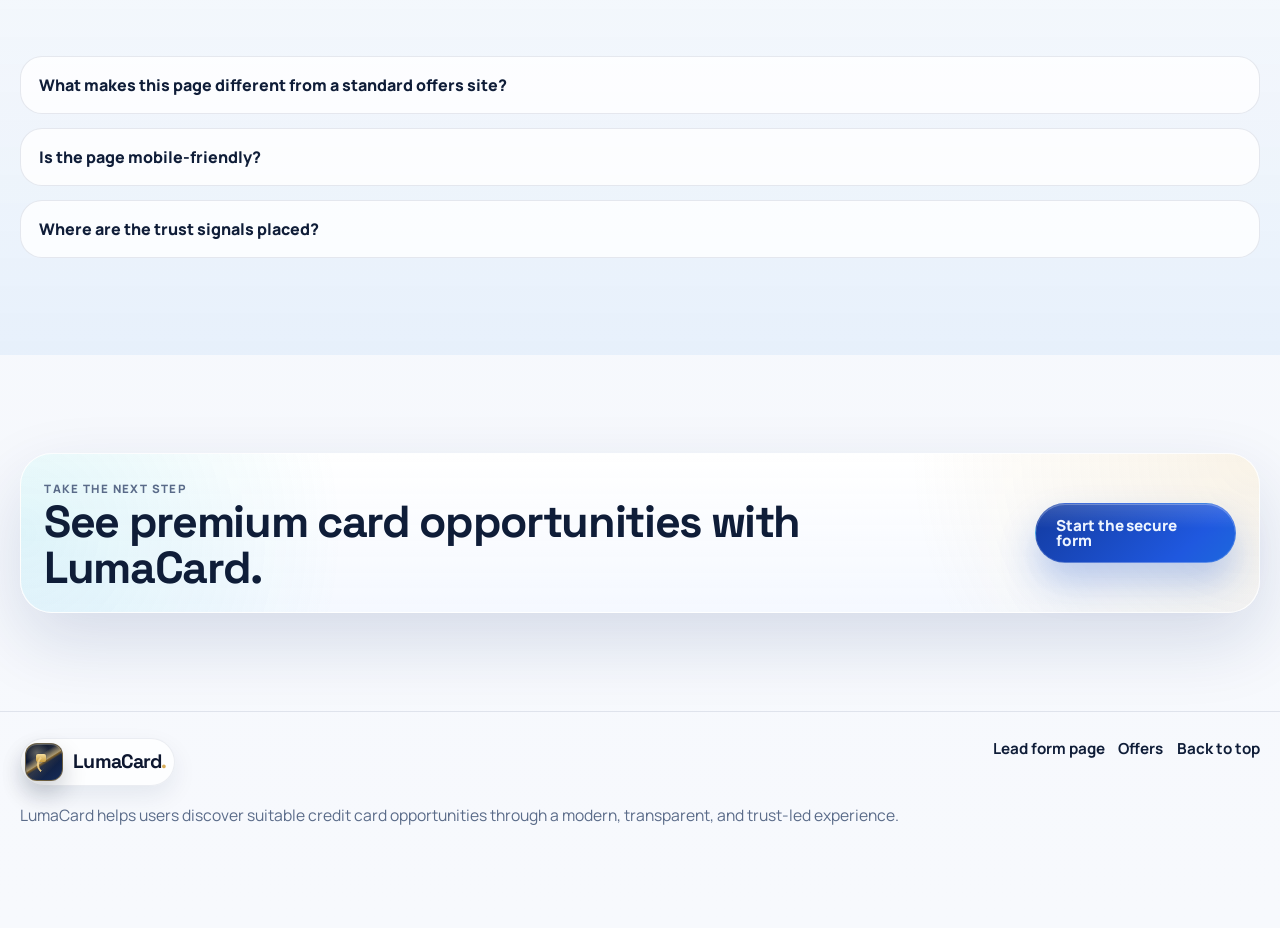
<file: offers.html>
<!DOCTYPE html>
<html lang="en">
<head>
  <meta charset="UTF-8">
  <meta name="viewport" content="width=device-width, initial-scale=1.0">
  <title>LumaCard | Premium Credit Card Offers</title>
  <meta name="description" content="Explore premium credit card opportunities through a modern, transparent, and mobile-first LumaCard offers experience.">
  <link rel="preconnect" href="https://fonts.googleapis.com">
  <link rel="preconnect" href="https://fonts.gstatic.com" crossorigin>
  <link href="https://fonts.googleapis.com/css2?family=Manrope:wght@400;500;600;700;800&family=Space+Grotesk:wght@500;700&display=swap" rel="stylesheet">
  <link rel="stylesheet" href="styles.css">
  <link rel="stylesheet" href="chatbot.css">
</head>
<body data-page="offers">
  <div class="site-shell page-offers">
    <header class="site-header" data-header>
      <div class="container nav-row">
        <a class="brand-mark" href="#top" aria-label="LumaCard home">
          <span class="brand-icon" aria-hidden="true">
            <span class="brand-card-chip"></span>
            <span class="brand-card-wave"></span>
          </span>
          <span class="brand-text">LumaCard</span>
        </a>
        <button class="menu-toggle" type="button" aria-expanded="false" aria-controls="site-nav" data-menu-toggle>
          <span></span>
          <span></span>
        </button>
        <nav class="site-nav" id="site-nav" data-menu>
          <a href="#offers">Offers</a>
          <a href="#why-lumacard">Why LumaCard</a>
          <a href="#faq">FAQ</a>
          <a href="#offers" class="button button-secondary">View opportunities</a>
        </nav>
      </div>
    </header>

    <main id="top">
      <!-- Page 2: offers-focused landing page inspired by high-converting comparison flows. -->
      <section class="hero hero-offers section">
        <div class="hero-orb hero-orb-c"></div>
        <div class="container hero-grid hero-grid-offers">
          <div class="hero-copy reveal">
            <span class="eyebrow">Premium credit card discovery</span>
            <h1>Explore card opportunities through a more polished, more transparent experience.</h1>
            <p class="hero-text">
              LumaCard turns offer discovery into a premium fintech journey with cleaner structure, stronger trust cues, and focused calls to action that keep users moving.
            </p>
            <div class="hero-inline-meta">
              <span>Clear offer hierarchy</span>
              <span>Trust-led UI</span>
              <span>Conversion-focused mobile flow</span>
            </div>
            <div class="cta-row">
              <a class="button button-primary button-glow" href="#offers">Explore offers</a>
              <a class="button button-secondary" href="#why-lumacard">See why it works</a>
            </div>
            <p class="hero-note">Designed to turn first-glance interest into confident clicks with stronger clarity, better contrast, and a premium visual cadence.</p>
            <div class="counter-strip">
              <div class="counter-card reveal">
                <strong data-counter="3">0</strong>
                <span>steps to continue</span>
              </div>
              <div class="counter-card reveal">
                <strong data-counter="24">0</strong>
                <span>hour secure access feel</span>
              </div>
              <div class="counter-card reveal">
                <strong data-counter="100">0</strong>
                <span>% mobile-optimized layout</span>
              </div>
            </div>
          </div>
          <div class="hero-showcase reveal" data-parallax>
            <div class="showcase-glow showcase-glow-a"></div>
            <div class="showcase-glow showcase-glow-b"></div>
            <div class="showcase-backplate"></div>
            <img class="showcase-hero" src="assets/hero-mobile-banking.png.png" alt="Mobile banking and premium credit card illustration">
            <div class="showcase-chip showcase-chip-a">
              <strong>Soft-match route</strong>
              <span>Offer discovery with less friction</span>
            </div>
            <div class="showcase-chip showcase-chip-b">
              <strong>Premium layout</strong>
              <span>Built for mobile clarity</span>
            </div>
            <div class="floating-card floating-card-a glass">
              <img src="assets/card-blue-premium.png.png" alt="Blue premium credit card mockup">
            </div>
            <div class="floating-card floating-card-b glass">
              <img src="assets/card-gold.png.png" alt="Gold premium credit card mockup">
            </div>
          </div>
        </div>
      </section>

      <section class="section-tight">
        <div class="container offers-intro reveal">
          <p>Designed around the layout logic of high-performing offer pages, then elevated with premium fintech visuals, softer friction, and better content hierarchy.</p>
        </div>
      </section>

      <section id="offers" class="section">
        <div class="container">
          <div class="section-heading reveal">
            <span class="eyebrow">Featured opportunities</span>
            <h2>Offer cards that explain value in seconds.</h2>
            <p>Each card combines a strong headline, concise benefit copy, and a clear action path to support quicker decisions.</p>
          </div>
          <div class="offers-grid">
            <article class="offer-card reveal offer-card-soft-blue" data-offer-card>
              <div class="offer-card-media">
                <img src="assets/card-blue-premium.png.png" alt="Blue premium credit card">
              </div>
              <div class="offer-card-copy">
                <span class="offer-tag">Flexible rewards</span>
                <h3>Everyday value card options</h3>
                <p>Positioned for users looking for balanced rewards, simple structure, and a clean digital experience.</p>
                <ul class="offer-list">
                  <li>Modern digital-first onboarding feel</li>
                  <li>Strong readability for key details</li>
                  <li>Optimized call-to-action placement</li>
                </ul>
                <a class="button button-primary button-block" href="#final-cta">Check opportunities</a>
              </div>
            </article>
            <article class="offer-card reveal featured offer-card-soft-gold" data-offer-card>
              <div class="offer-card-media">
                <img src="assets/card-gold.png.png" alt="Gold premium credit card">
              </div>
              <div class="offer-card-copy">
                <span class="offer-tag">Premium pick</span>
                <h3>Higher-tier lifestyle card paths</h3>
                <p>Built around stronger visual prestige, premium framing, and benefit-led messaging for higher intent users.</p>
                <ul class="offer-list">
                  <li>Elegant premium positioning</li>
                  <li>Layered trust and privacy messaging</li>
                  <li>Repeated conversion prompts without clutter</li>
                </ul>
                <a class="button button-primary button-block" href="#final-cta">View premium routes</a>
              </div>
            </article>
            <article class="offer-card reveal offer-card-soft-cyan" data-offer-card>
              <div class="offer-card-media">
                <img src="assets/ChatGPT Image 14 mars 2026, 10_53_21.png" alt="Modern credit card displayed in premium environment">
              </div>
              <div class="offer-card-copy">
                <span class="offer-tag">Simple start</span>
                <h3>Low-friction entry experiences</h3>
                <p>For users who want clarity first, this path emphasizes straightforward progress, accessibility, and next-step confidence.</p>
                <ul class="offer-list">
                  <li>Clear structure across mobile and desktop</li>
                  <li>Shorter copy with trust baked in</li>
                  <li>Fast CTA scanning</li>
                </ul>
                <a class="button button-primary button-block" href="#final-cta">See streamlined offers</a>
              </div>
            </article>
          </div>
        </div>
      </section>

      <section id="why-lumacard" class="section section-muted">
        <div class="container split-feature split-feature-reverse">
          <div class="split-visual reveal" data-parallax>
            <div class="image-frame image-frame-large">
              <img src="assets/hero-financial-trust.png.png" alt="Secure trust-focused financial illustration with card and shield">
            </div>
          </div>
          <div class="split-copy reveal">
            <span class="eyebrow">Why LumaCard</span>
            <h2>Built like a conversion asset, not a generic template.</h2>
            <div class="benefit-list">
              <article class="benefit-item benefit-tile benefit-tile-blue">
                <h3>Premium visual language</h3>
                <p>Navy, gold, and soft-cyan highlights create a finance-first identity without looking sterile.</p>
              </article>
              <article class="benefit-item benefit-tile benefit-tile-cyan">
                <h3>Cleaner persuasion flow</h3>
                <p>Value proposition, offer detail, trust, social proof, and FAQ are sequenced to reduce hesitation.</p>
              </article>
              <article class="benefit-item benefit-tile benefit-tile-gold">
                <h3>Mobile-first conversion behavior</h3>
                <p>Sticky CTAs, high-contrast buttons, and compressed card layouts preserve momentum on smaller screens.</p>
              </article>
            </div>
          </div>
        </div>
      </section>

      <section class="section">
        <div class="container">
          <div class="section-heading reveal">
            <span class="eyebrow">How LumaCard works</span>
            <h2>A structured path from attention to action.</h2>
          </div>
          <div class="timeline-grid">
            <article class="timeline-card reveal">
              <strong>01</strong>
              <h3>Discover</h3>
              <p>Users land on a focused hero with strong positioning and immediate offer access.</p>
            </article>
            <article class="timeline-card reveal">
              <strong>02</strong>
              <h3>Compare</h3>
              <p>Offer cards present differentiated value in a scan-friendly format.</p>
            </article>
            <article class="timeline-card reveal">
              <strong>03</strong>
              <h3>Continue</h3>
              <p>Persistent CTA placement keeps the next step obvious without feeling pushy.</p>
            </article>
          </div>
        </div>
      </section>

      <section class="section section-muted">
        <div class="container trust-rail reveal">
          <div class="trust-rail-copy">
            <span class="eyebrow">Security and privacy</span>
            <h2>Trust signals placed where decision-making happens.</h2>
          </div>
          <div class="trust-rail-grid">
            <div class="trust-rail-card">
              <span class="mini-label">Protected UX</span>
              <p>Privacy language is short, visible, and integrated into the layout rather than hidden in dense copy.</p>
            </div>
            <div class="trust-rail-card">
              <span class="mini-label">Transparent flow</span>
              <p>Buttons, disclosures, and transitions are designed to feel intentional and low-friction.</p>
            </div>
            <div class="trust-rail-card">
              <span class="mini-label">Mobile clarity</span>
              <p>Card content remains legible, tappable, and conversion-ready on small screens.</p>
            </div>
          </div>
        </div>
      </section>

      <section class="section">
        <div class="container">
          <div class="section-heading reveal">
            <span class="eyebrow">Social proof</span>
            <h2>Human reassurance that supports action.</h2>
          </div>
          <div class="testimonial-grid">
            <article class="testimonial-card reveal">
              <img src="assets/ChatGPT Image 14 mars 2026, 10_54_34.png" alt="Portrait of a satisfied LumaCard user">
              <div>
                <p>“The layout made the next step obvious. It felt polished, clear, and much more trustworthy than the average offers page.”</p>
                <strong>Marcus T.</strong>
                <span>Small business owner</span>
              </div>
            </article>
            <article class="testimonial-card reveal">
              <img src="assets/ChatGPT Image 14 mars 2026, 10_54_37.png" alt="Portrait of a LumaCard support specialist">
              <div>
                <p>“Users respond better when privacy and clarity are visible early. This experience is designed exactly for that.”</p>
                <strong>Elena R.</strong>
                <span>Customer success lead</span>
              </div>
            </article>
          </div>
        </div>
      </section>

      <section id="faq" class="section section-muted">
        <div class="container">
          <div class="section-heading reveal">
            <span class="eyebrow">FAQ</span>
            <h2>Questions users usually ask before clicking.</h2>
          </div>
          <div class="faq-list">
            <article class="faq-item reveal" data-accordion-item>
              <button class="faq-trigger" type="button" aria-expanded="false" data-accordion-trigger>
                What makes this page different from a standard offers site?
              </button>
              <div class="faq-panel" data-accordion-panel>
                <p>The structure is optimized for clarity, premium presentation, and conversion behavior, rather than packing the page with generic widgets and noise.</p>
              </div>
            </article>
            <article class="faq-item reveal" data-accordion-item>
              <button class="faq-trigger" type="button" aria-expanded="false" data-accordion-trigger>
                Is the page mobile-friendly?
              </button>
              <div class="faq-panel" data-accordion-panel>
                <p>Yes. The layout is designed mobile-first, with sticky conversion support, readable spacing, and touch-friendly buttons.</p>
              </div>
            </article>
            <article class="faq-item reveal" data-accordion-item>
              <button class="faq-trigger" type="button" aria-expanded="false" data-accordion-trigger>
                Where are the trust signals placed?
              </button>
              <div class="faq-panel" data-accordion-panel>
                <p>Trust indicators appear in the hero, within offer sections, around CTAs, and inside FAQ content so reassurance is available at key conversion moments.</p>
              </div>
            </article>
          </div>
        </div>
      </section>

      <section id="final-cta" class="section cta-banner-section">
        <div class="container">
          <div class="cta-banner reveal">
            <div>
              <span class="eyebrow">Take the next step</span>
              <h2>See premium card opportunities with LumaCard.</h2>
            </div>
            <a class="button button-primary" href="index.html">Start the secure form</a>
          </div>
        </div>
      </section>
    </main>

    <footer class="site-footer">
      <div class="container footer-row">
        <div>
          <a class="brand-mark footer-brand" href="#top" aria-label="LumaCard home">
            <span class="brand-icon" aria-hidden="true">
              <span class="brand-card-chip"></span>
              <span class="brand-card-wave"></span>
            </span>
            <span class="brand-text">LumaCard</span>
          </a>
          <p>LumaCard helps users discover suitable credit card opportunities through a modern, transparent, and trust-led experience.</p>
        </div>
        <div class="footer-links">
          <a href="index.html">Lead form page</a>
          <a href="#offers">Offers</a>
          <a href="#top">Back to top</a>
        </div>
      </div>
    </footer>

    <div class="mobile-sticky-cta" data-mobile-cta>
      <span>Explore card paths</span>
      <a href="#offers" class="button button-primary">View offers</a>
    </div>
  </div>

  <script src="chatbot-knowledge.js"></script>
  <script src="script.js"></script>
  <script src="chatbot.js"></script>
</body>
</html>
</file>
<file: styles.css>
/* Shared LumaCard design system: edit colors, radii, and shadows here first. */
:root {
  --bg: #f2f7fc;
  --bg-soft: #eaf1fa;
  --surface: rgba(255, 255, 255, 0.9);
  --surface-strong: #ffffff;
  --surface-dark: #0b1b3b;
  --surface-navy: #0d234a;
  --text: #0f1d38;
  --text-muted: #5a6b89;
  --text-inverse: #edf4ff;
  --line: rgba(20, 43, 92, 0.1);
  --line-strong: rgba(20, 43, 92, 0.18);
  --primary: #1f58df;
  --primary-deep: #133ba0;
  --accent: #17bed2;
  --accent-soft: #bdf6f8;
  --gold: #d7ab57;
  --gold-strong: #bb8523;
  --success: #1ea971;
  --danger: #cc425b;
  --shadow-xl: 0 42px 110px rgba(8, 24, 59, 0.2);
  --shadow-lg: 0 28px 70px rgba(15, 45, 104, 0.14);
  --shadow-md: 0 16px 38px rgba(15, 45, 104, 0.1);
  --radius-xl: 32px;
  --radius-lg: 24px;
  --radius-md: 18px;
  --radius-sm: 14px;
  --container: 1240px;
  --transition: 260ms ease;
}

*,
*::before,
*::after {
  box-sizing: border-box;
}

html {
  scroll-behavior: smooth;
}

body {
  margin: 0;
  font-family: "Manrope", sans-serif;
  color: var(--text);
  background:
    radial-gradient(circle at 14% 6%, rgba(23, 190, 210, 0.13), transparent 22%),
    radial-gradient(circle at 80% 10%, rgba(215, 171, 87, 0.12), transparent 20%),
    radial-gradient(circle at 52% 18%, rgba(31, 88, 223, 0.08), transparent 25%),
    linear-gradient(180deg, #fbfdff 0%, #f2f6fc 42%, #f7f9fd 100%);
  line-height: 1.5;
}

img {
  display: block;
  max-width: 100%;
}

a {
  color: inherit;
  text-decoration: none;
}

button,
input,
select {
  font: inherit;
}

.site-shell {
  overflow: clip;
}

body::before {
  content: "";
  position: fixed;
  inset: -10% -10% auto;
  height: 42vh;
  background:
    radial-gradient(circle at 18% 42%, rgba(23, 190, 210, 0.08), transparent 22%),
    radial-gradient(circle at 78% 28%, rgba(215, 171, 87, 0.08), transparent 20%);
  pointer-events: none;
  z-index: -1;
  animation: backgroundDrift 16s ease-in-out infinite alternate;
}

.container {
  width: min(calc(100% - 2rem), var(--container));
  margin: 0 auto;
}

.section {
  padding: 6.1rem 0;
}

.section-tight {
  padding: 1.5rem 0;
}

.section-muted {
  background:
    linear-gradient(180deg, rgba(255, 255, 255, 0.84), rgba(231, 240, 251, 0.92)),
    var(--bg-soft);
}

.eyebrow,
.mini-label,
.offer-tag {
  display: inline-flex;
  align-items: center;
  gap: 0.45rem;
  font-size: 0.72rem;
  font-weight: 800;
  letter-spacing: 0.12em;
  text-transform: uppercase;
}

.eyebrow {
  color: var(--primary);
}

.mini-label,
.offer-tag {
  color: var(--accent);
}

h1,
h2,
h3 {
  margin: 0;
  font-family: "Space Grotesk", sans-serif;
  letter-spacing: -0.03em;
}

h1 {
  font-size: clamp(2.75rem, 5.6vw, 4.8rem);
  line-height: 0.95;
}

h2 {
  font-size: clamp(1.9rem, 3.5vw, 3rem);
  line-height: 1.02;
}

h3 {
  font-size: 1.15rem;
}

p {
  margin: 0;
  color: var(--text-muted);
  font-size: 0.98rem;
  line-height: 1.68;
}

.site-header {
  position: sticky;
  top: 0;
  z-index: 100;
  padding: 0.9rem 0;
  background: rgba(251, 253, 255, 0.68);
  backdrop-filter: blur(12px);
  transition: background-color var(--transition), box-shadow var(--transition), backdrop-filter var(--transition), transform var(--transition);
}

.site-header.is-scrolled {
  background: rgba(251, 253, 255, 0.9);
  backdrop-filter: blur(20px);
  box-shadow: 0 14px 34px rgba(15, 45, 104, 0.08);
}

.nav-row {
  display: flex;
  align-items: center;
  justify-content: space-between;
  gap: 1rem;
  min-height: 66px;
}

.brand-mark {
  display: inline-flex;
  align-items: center;
  gap: 0.62rem;
  flex-shrink: 0;
  font-family: "Space Grotesk", sans-serif;
  font-weight: 700;
  letter-spacing: -0.03em;
  padding: 0.28rem 0.45rem 0.28rem 0.28rem;
  border-radius: 999px;
  background: rgba(255, 255, 255, 0.78);
  border: 1px solid rgba(20, 43, 92, 0.08);
  box-shadow: 0 10px 24px rgba(12, 32, 74, 0.08);
}

.brand-icon {
  display: inline-grid;
  place-items: center;
  width: 38px;
  height: 38px;
  border-radius: 12px;
  background:
    radial-gradient(circle at 30% 25%, rgba(255, 239, 189, 0.34), transparent 34%),
    linear-gradient(145deg, #0a1226 0%, #101f40 58%, #162c59 100%);
  border: 1px solid rgba(217, 175, 82, 0.45);
  box-shadow:
    inset 0 1px 0 rgba(255, 244, 208, 0.28),
    0 12px 24px rgba(10, 18, 38, 0.2);
  color: #f2d187;
  font-size: 1.05rem;
  font-weight: 800;
  position: relative;
  overflow: hidden;
}

.brand-icon::after {
  content: "";
  position: absolute;
  inset: 0;
  background:
    linear-gradient(148deg, transparent 33%, rgba(242, 209, 135, 0.9) 48%, rgba(176, 126, 35, 0.92) 50%, transparent 55%),
    linear-gradient(135deg, transparent 25%, rgba(242, 209, 135, 0.18) 50%, transparent 72%);
  opacity: 0.75;
}

.brand-card-chip,
.brand-card-wave {
  position: absolute;
  z-index: 1;
}

.brand-card-chip {
  top: 10px;
  left: 10px;
  width: 10px;
  height: 8px;
  border-radius: 2px;
  background: linear-gradient(180deg, #f6df9f 0%, #c99b3c 100%);
  box-shadow: 0 0 0 1px rgba(13, 23, 48, 0.08);
}

.brand-card-wave {
  left: 9px;
  bottom: 10px;
  width: 11px;
  height: 11px;
  border-left: 2px solid #f2d187;
  border-bottom: 2px solid #f2d187;
  border-bottom-left-radius: 10px;
  transform: rotate(45deg);
  opacity: 0.92;
}

.brand-text {
  color: #0d1730;
  font-size: 1.22rem;
  line-height: 1;
  letter-spacing: -0.045em;
}

.brand-text::after {
  content: ".";
  color: var(--gold);
}

.footer-brand {
  margin-bottom: 1rem;
  display: inline-flex;
}

.site-nav {
  display: flex;
  align-items: center;
  gap: 0.9rem;
  font-size: 0.95rem;
  font-weight: 700;
}

.site-nav a:not(.button) {
  color: var(--text-muted);
  position: relative;
  transition: color var(--transition);
}

.site-nav a:not(.button)::after {
  content: "";
  position: absolute;
  left: 0;
  bottom: -0.4rem;
  width: 100%;
  height: 2px;
  background: linear-gradient(90deg, var(--primary), var(--accent));
  transform: scaleX(0);
  transform-origin: left;
  transition: transform var(--transition);
}

.site-nav a:not(.button):hover,
.site-nav a:not(.button):focus-visible {
  color: var(--text);
}

.site-nav a:not(.button):hover::after,
.site-nav a:not(.button):focus-visible::after {
  transform: scaleX(1);
}

.menu-toggle {
  display: none;
  position: relative;
  width: 52px;
  height: 52px;
  border: 1px solid var(--line);
  border-radius: 16px;
  background: rgba(255, 255, 255, 0.8);
  transition: transform var(--transition), box-shadow var(--transition), background-color var(--transition);
}

.menu-toggle span {
  position: absolute;
  left: 14px;
  right: 14px;
  height: 2px;
  background: var(--text);
  transition: transform var(--transition), top var(--transition), bottom var(--transition);
}

.menu-toggle span:first-child {
  top: 19px;
}

.menu-toggle span:last-child {
  bottom: 19px;
}

.menu-toggle.is-open span:first-child {
  top: 24px;
  transform: rotate(45deg);
}

.menu-toggle.is-open span:last-child {
  bottom: 26px;
  transform: rotate(-45deg);
}

.button {
  display: inline-flex;
  align-items: center;
  justify-content: center;
  min-height: 50px;
  padding: 0.86rem 1.28rem;
  border-radius: 999px;
  border: 1px solid transparent;
  font-weight: 800;
  line-height: 1;
  font-size: 0.95rem;
  letter-spacing: -0.005em;
  transition: transform var(--transition), box-shadow var(--transition), background-color var(--transition), border-color var(--transition), filter var(--transition);
}

.button:hover,
.button:focus-visible {
  transform: translateY(-2px);
  filter: saturate(1.05);
}

.button:active {
  transform: translateY(0) scale(0.985);
}

.button-primary {
  color: var(--text-inverse);
  background:
    linear-gradient(180deg, rgba(255, 255, 255, 0.16), transparent 42%),
    linear-gradient(135deg, var(--primary-deep) 0%, var(--primary) 42%, var(--accent) 130%);
  border-color: rgba(255, 255, 255, 0.16);
  box-shadow:
    inset 0 1px 0 rgba(255, 255, 255, 0.26),
    0 20px 36px rgba(25, 87, 212, 0.28);
  background-size: 100% 100%, 180% 180%;
  transition: transform var(--transition), box-shadow var(--transition), background-position 500ms ease, filter var(--transition);
}

.button-primary:hover,
.button-primary:focus-visible {
  background-position: 0 0, 100% 0;
  box-shadow:
    inset 0 1px 0 rgba(255, 255, 255, 0.28),
    0 24px 42px rgba(25, 87, 212, 0.3);
}

.button-secondary {
  color: var(--text);
  background: rgba(255, 255, 255, 0.86);
  border-color: rgba(20, 43, 92, 0.12);
  box-shadow:
    inset 0 1px 0 rgba(255, 255, 255, 0.92),
    0 12px 24px rgba(15, 45, 104, 0.05);
  transition: transform var(--transition), box-shadow var(--transition), border-color var(--transition), background-color var(--transition);
}

.button-secondary:hover,
.button-secondary:focus-visible {
  border-color: rgba(31, 88, 223, 0.18);
  box-shadow:
    inset 0 1px 0 rgba(255, 255, 255, 0.96),
    0 18px 30px rgba(15, 45, 104, 0.08);
}

.button-block {
  width: 100%;
}

.button-glow {
  position: relative;
  overflow: hidden;
}

.button-glow::after {
  content: "";
  position: absolute;
  inset: -180% auto auto -60%;
  width: 36%;
  height: 400%;
  transform: rotate(28deg);
  background: linear-gradient(90deg, transparent, rgba(255, 255, 255, 0.45), transparent);
  transition: transform 650ms ease, opacity 400ms ease;
}

.button-glow:hover::after,
.button-glow:focus-visible::after {
  transform: rotate(28deg) translateX(340%);
}

/* Hero layouts are shared so both landing pages feel part of one premium brand system. */
.hero {
  position: relative;
  padding-top: 2.6rem;
}

.hero-grid {
  display: grid;
  gap: 1.4rem;
  align-items: start;
}

.hero-grid > * {
  position: relative;
  z-index: 1;
  transform: translate3d(var(--parallax-x, 0), var(--parallax-y, 0), 0);
  transition: transform 420ms cubic-bezier(0.2, 0.8, 0.2, 1);
}

.hero-grid-lead {
  grid-template-columns: 1.15fr 0.92fr 0.82fr;
}

.hero-grid-offers {
  grid-template-columns: 1.06fr 0.94fr;
  align-items: center;
}

.hero-text {
  max-width: 60ch;
  margin-top: 1rem;
  font-size: 1rem;
  line-height: 1.62;
}

.hero-inline-meta {
  display: flex;
  flex-wrap: wrap;
  gap: 0.6rem;
  margin-top: 1rem;
}

.hero-inline-meta span,
.form-topline span {
  display: inline-flex;
  align-items: center;
  min-height: 34px;
  padding: 0.46rem 0.78rem;
  border-radius: 999px;
  background: rgba(255, 255, 255, 0.64);
  border: 1px solid rgba(20, 43, 92, 0.1);
  color: var(--text);
  font-size: 0.8rem;
  font-weight: 700;
  box-shadow: 0 10px 24px rgba(15, 45, 104, 0.06);
}

.hero-note {
  margin-top: 0.85rem;
  max-width: 54ch;
  font-size: 0.9rem;
  color: #42567a;
}

.hero-proof,
.cta-row,
.counter-strip {
  display: flex;
  flex-wrap: wrap;
  gap: 0.75rem;
  margin-top: 1.35rem;
}

.proof-pill,
.counter-card {
  min-width: 118px;
  padding: 0.9rem 0.95rem;
  border: 1px solid rgba(255, 255, 255, 0.82);
  border-radius: 18px;
  background:
    linear-gradient(180deg, rgba(255, 255, 255, 0.96), rgba(246, 249, 255, 0.84));
  box-shadow: 0 18px 36px rgba(15, 45, 104, 0.08);
  transform: perspective(900px) rotateX(var(--card-rotate-x, 0deg)) rotateY(var(--card-rotate-y, 0deg));
  transform-style: preserve-3d;
  transition: transform 280ms ease, box-shadow 280ms ease, border-color 280ms ease;
}

.proof-pill strong,
.counter-card strong {
  display: block;
  color: var(--text);
  font-size: 1.05rem;
  font-weight: 800;
}

.proof-pill span,
.counter-card span {
  color: var(--text-muted);
  font-size: 0.82rem;
}

.glass,
.form-card,
.step-card,
.mini-panel,
.timeline-card,
.trust-rail-card,
.testimonial-card,
.offer-card,
.trust-panel,
.cta-banner,
.process-visual {
  border: 1px solid rgba(255, 255, 255, 0.68);
  background:
    linear-gradient(180deg, rgba(255, 255, 255, 0.94), rgba(246, 250, 255, 0.84));
  backdrop-filter: blur(18px);
  box-shadow: var(--shadow-lg);
}

.hero-media-card,
.stack-card,
.form-card,
.step-card,
.offer-card,
.timeline-card,
.testimonial-card,
.process-visual,
.trust-panel,
.cta-banner {
  border-radius: var(--radius-xl);
}

.hero-lead::before,
.hero-offers::before {
  content: "";
  position: absolute;
  inset: 1rem 0 auto;
  height: min(660px, calc(100% - 1.5rem));
  border-radius: 0 0 40px 40px;
  background:
    radial-gradient(circle at 20% 24%, rgba(23, 190, 210, 0.14), transparent 22%),
    radial-gradient(circle at 68% 20%, rgba(215, 171, 87, 0.16), transparent 20%),
    radial-gradient(circle at 84% 46%, rgba(31, 88, 223, 0.12), transparent 22%),
    linear-gradient(180deg, rgba(255, 255, 255, 0.96), rgba(246, 249, 255, 0.92));
  box-shadow:
    inset 0 1px 0 rgba(255, 255, 255, 0.88),
    0 26px 60px rgba(21, 49, 99, 0.08);
}

.hero-lead .hero-copy,
.hero-lead .hero-side,
.hero-offers .hero-copy {
  color: var(--text);
}

.hero-lead .hero-copy p,
.hero-offers .hero-copy p,
.hero-lead .hero-copy .hero-note,
.hero-offers .hero-copy .hero-note {
  color: var(--text-muted);
}

.hero-lead .eyebrow,
.hero-offers .eyebrow {
  color: var(--primary);
}

.hero-lead .hero-inline-meta span,
.hero-offers .hero-inline-meta span,
.hero-offers .counter-card,
.hero-lead .proof-pill {
  background: rgba(255, 255, 255, 0.8);
  color: var(--text);
  border-color: rgba(255, 255, 255, 0.92);
  box-shadow: 0 16px 30px rgba(18, 52, 110, 0.07);
}

.hero-lead .proof-pill span,
.hero-offers .counter-card span,
.hero-lead .hero-inline-meta span,
.hero-offers .hero-inline-meta span {
  color: var(--text-muted);
}

.hero-offers .counter-card strong,
.hero-lead .proof-pill strong {
  color: var(--text);
}

.hero-media-card,
.stack-card {
  overflow: hidden;
}

.hero-media-card img,
.stack-card img,
.showcase-hero,
.image-frame img,
.offer-card-media img,
.testimonial-card img,
.process-visual img {
  width: 100%;
  height: 100%;
  object-fit: cover;
}

.hero-media-card img {
  width: 82%;
  height: auto;
  margin: 2.2rem auto 0;
  object-fit: contain;
}

.hero-media-card {
  position: relative;
  margin-top: 1.5rem;
  min-height: 310px;
  background:
    linear-gradient(180deg, rgba(255, 255, 255, 0.92), rgba(248, 251, 255, 0.82));
  border-color: rgba(255, 255, 255, 0.92);
  box-shadow: 0 26px 64px rgba(21, 49, 99, 0.1);
}

.hero-media-copy {
  padding: 1rem 1.15rem 1.2rem;
  background: linear-gradient(180deg, rgba(255, 255, 255, 0.12), rgba(245, 249, 255, 0.84));
  color: var(--text);
}

.hero-media-glow,
.showcase-glow {
  position: absolute;
  border-radius: 999px;
  filter: blur(18px);
  pointer-events: none;
  transform: translate3d(var(--glow-shift-x, 0), var(--glow-shift-y, 0), 0);
  animation: glowPulse 8s ease-in-out infinite alternate;
}

.hero-media-glow-a {
  width: 180px;
  height: 180px;
  top: 18%;
  left: 8%;
  background: rgba(23, 190, 210, 0.18);
}

.hero-media-glow-b {
  width: 170px;
  height: 170px;
  right: 4%;
  bottom: 20%;
  background: rgba(215, 171, 87, 0.18);
}

.hero-float,
.showcase-chip {
  position: absolute;
  z-index: 2;
  max-width: 170px;
  padding: 0.75rem 0.85rem;
  border-radius: 18px;
  background: rgba(255, 255, 255, 0.72);
  border: 1px solid rgba(255, 255, 255, 0.88);
  box-shadow: 0 16px 34px rgba(18, 52, 110, 0.08);
  backdrop-filter: blur(12px);
  animation: softFloat 6s ease-in-out infinite;
}

.hero-float strong,
.showcase-chip strong {
  display: block;
  margin-bottom: 0.2rem;
  color: var(--text);
  font-size: 0.83rem;
}

.hero-float span,
.showcase-chip span {
  display: block;
  color: var(--text-muted);
  font-size: 0.74rem;
  line-height: 1.45;
}

.hero-float-a {
  top: 12%;
  right: 8%;
}

.hero-float-b {
  left: 8%;
  bottom: 18%;
  animation-delay: -2.2s;
}

/* Lead form styling is intentionally high-contrast and low-friction for conversion. */
.form-card {
  position: relative;
  padding: 1.45rem;
  border: 1px solid rgba(255, 255, 255, 0.96);
  background:
    radial-gradient(circle at top right, rgba(23, 190, 210, 0.08), transparent 22%),
    linear-gradient(180deg, rgba(255, 255, 255, 0.96), rgba(248, 251, 255, 0.92));
  box-shadow:
    0 24px 56px rgba(8, 24, 59, 0.12),
    inset 0 1px 0 rgba(255, 255, 255, 0.92);
}

.form-card-head p {
  margin-top: 0.65rem;
}

.form-topline {
  display: flex;
  flex-wrap: wrap;
  gap: 0.55rem;
  margin-top: 0.85rem;
}

.lead-form-wrap {
  position: relative;
}

@media (min-width: 1101px) {
  .lead-form-wrap .form-card {
    position: sticky;
    top: 104px;
  }
}

.completion-meter {
  height: 10px;
  margin-top: 1rem;
  border-radius: 999px;
  background: rgba(25, 87, 212, 0.08);
  overflow: hidden;
}

.completion-meter-bar {
  width: 0;
  height: 100%;
  border-radius: inherit;
  background: linear-gradient(90deg, var(--primary), var(--accent));
  background-size: 160% 100%;
  animation: progressSheen 3s linear infinite;
  transition: width 260ms ease;
}

.completion-copy {
  margin-top: 0.55rem;
  font-size: 0.84rem;
}

.lead-form {
  margin-top: 1rem;
}

.form-row {
  display: grid;
  gap: 0.85rem;
}

.two-col {
  grid-template-columns: repeat(2, minmax(0, 1fr));
}

.field-group {
  margin-bottom: 0.85rem;
  transition: transform 220ms ease;
}

.field-group label {
  display: block;
  margin-bottom: 0.38rem;
  font-size: 0.92rem;
  font-weight: 800;
  color: var(--text);
}

.field-group input,
.field-group select {
  width: 100%;
  min-height: 52px;
  padding: 0.84rem 0.95rem;
  border: 1px solid rgba(20, 43, 92, 0.12);
  border-radius: 16px;
  background:
    linear-gradient(180deg, rgba(255, 255, 255, 1), rgba(246, 249, 255, 0.98));
  color: var(--text);
  outline: none;
  box-shadow: inset 0 1px 0 rgba(255, 255, 255, 0.92);
  transition: border-color var(--transition), box-shadow var(--transition), transform var(--transition), background-color var(--transition);
}

.field-group input:focus,
.field-group select:focus,
.field-group.is-focused input,
.field-group.is-focused select {
  border-color: rgba(25, 87, 212, 0.5);
  box-shadow: 0 0 0 5px rgba(25, 87, 212, 0.09), 0 14px 28px rgba(25, 87, 212, 0.08);
  transform: translateY(-1px);
}

.field-group.is-focused {
  transform: translateY(-1px);
}

.field-group.is-invalid input,
.field-group.is-invalid select {
  border-color: rgba(204, 66, 91, 0.6);
  box-shadow: 0 0 0 5px rgba(204, 66, 91, 0.08);
}

.field-group.is-complete input,
.field-group.is-complete select {
  border-color: rgba(30, 169, 113, 0.28);
  box-shadow: 0 0 0 4px rgba(30, 169, 113, 0.06);
}

.select-wrap {
  position: relative;
}

.select-wrap::after {
  content: "▾";
  position: absolute;
  right: 1rem;
  top: 50%;
  transform: translateY(-50%);
  color: var(--text-muted);
  pointer-events: none;
}

.error-text,
.form-success {
  display: block;
  min-height: 1rem;
  margin-top: 0.35rem;
  font-size: 0.78rem;
}

.error-text {
  color: var(--danger);
}

.form-success {
  color: var(--success);
  font-weight: 700;
}

.form-reassurance {
  display: grid;
  gap: 0.7rem;
  margin-top: 1rem;
  padding-top: 1rem;
  border-top: 1px solid var(--line);
}

.form-reassurance strong {
  display: block;
  color: var(--text);
}

.stack-card-dark {
  background:
    radial-gradient(circle at top left, rgba(23, 190, 210, 0.12), transparent 20%),
    linear-gradient(180deg, rgba(248, 251, 255, 0.96), rgba(236, 243, 252, 0.95));
  color: var(--text);
  border-color: rgba(255, 255, 255, 0.92);
  box-shadow: 0 22px 48px rgba(18, 52, 110, 0.09);
}

.stack-card-copy,
.offer-card-copy {
  padding: 1.25rem 1.3rem;
}

.stack-card-dark p {
  color: var(--text-muted);
}

.mini-grid,
.steps-grid,
.timeline-grid,
.trust-grid,
.trust-rail-grid,
.testimonial-grid,
.offers-grid {
  display: grid;
  gap: 0.9rem;
}

.mini-grid {
  grid-template-columns: repeat(2, minmax(0, 1fr));
  margin-top: 1rem;
}

.mini-panel {
  padding: 1rem;
  border-radius: 20px;
  border: 1px solid rgba(255, 255, 255, 0.86);
  box-shadow: 0 16px 30px rgba(18, 52, 110, 0.06);
  transform: perspective(900px) rotateX(var(--card-rotate-x, 0deg)) rotateY(var(--card-rotate-y, 0deg));
  transform-style: preserve-3d;
  transition: transform 300ms ease, box-shadow 300ms ease, border-color 300ms ease;
}

.mini-panel-cyan {
  background: linear-gradient(180deg, rgba(199, 246, 251, 0.72), rgba(255, 255, 255, 0.86));
}

.mini-panel-gold {
  background: linear-gradient(180deg, rgba(252, 237, 204, 0.8), rgba(255, 255, 255, 0.88));
}

.brand-strip-row {
  display: flex;
  align-items: center;
  justify-content: space-between;
  gap: 1rem;
  padding: 1rem 1.15rem;
  border-radius: 22px;
  border: 1px solid rgba(255, 255, 255, 0.68);
  background: linear-gradient(180deg, rgba(255, 255, 255, 0.9), rgba(246, 249, 255, 0.82));
  box-shadow: 0 16px 34px rgba(18, 52, 110, 0.06);
}

.brand-stat-list {
  display: flex;
  gap: 1.5rem;
  flex-wrap: wrap;
}

.brand-stat-list strong {
  display: block;
  color: var(--text);
}

.section-heading {
  max-width: 760px;
  margin-bottom: 1.4rem;
}

.section-heading h2 {
  max-width: 13ch;
}

.section-heading p {
  margin-top: 0.8rem;
  max-width: 58ch;
}

.steps-grid {
  grid-template-columns: repeat(3, minmax(0, 1fr));
  margin-top: 1.5rem;
}

.step-card {
  padding: 1.3rem;
  transition: transform var(--transition), box-shadow var(--transition), border-color var(--transition);
}

.step-card:hover,
.timeline-card:hover,
.trust-item:hover,
.trust-rail-card:hover,
.mini-panel:hover,
.testimonial-card:hover {
  transform: translateY(-5px);
  box-shadow: 0 24px 48px rgba(15, 45, 104, 0.1);
}

.step-card,
.timeline-card,
.trust-item,
.trust-rail-card,
.testimonial-card,
.offer-card,
.benefit-tile {
  transform: perspective(1000px) rotateX(var(--card-rotate-x, 0deg)) rotateY(var(--card-rotate-y, 0deg));
  transform-style: preserve-3d;
  transition: transform 320ms ease, box-shadow 320ms ease, border-color 320ms ease, filter 320ms ease;
}

.step-index {
  display: inline-block;
  margin-bottom: 0.7rem;
  color: var(--gold);
  font-weight: 800;
  font-size: 0.86rem;
}

.process-visual {
  margin-top: 1.1rem;
  padding: 0.9rem;
}

.split-feature {
  display: grid;
  grid-template-columns: 1fr 1fr;
  gap: 1.2rem;
  align-items: center;
}

.split-feature-reverse .split-copy {
  order: 2;
}

.split-feature-reverse .split-visual {
  order: 1;
}

.benefit-list {
  display: grid;
  gap: 0.85rem;
  margin-top: 1.2rem;
}

.benefit-item {
  padding: 1rem 0 1rem 1.05rem;
  border-left: 3px solid rgba(31, 88, 223, 0.24);
}

.benefit-tile {
  padding: 1.1rem 1.15rem;
  border-radius: 22px;
  border-left: 0;
  border: 1px solid rgba(255, 255, 255, 0.88);
  box-shadow: 0 18px 36px rgba(18, 52, 110, 0.06);
}

.benefit-tile-blue {
  background: linear-gradient(180deg, rgba(221, 232, 255, 0.88), rgba(255, 255, 255, 0.9));
}

.benefit-tile-cyan {
  background: linear-gradient(180deg, rgba(206, 248, 250, 0.82), rgba(255, 255, 255, 0.9));
}

.benefit-tile-gold {
  background: linear-gradient(180deg, rgba(251, 239, 210, 0.86), rgba(255, 255, 255, 0.92));
}

.image-frame {
  position: relative;
  border-radius: 32px;
  overflow: hidden;
  box-shadow: var(--shadow-xl);
}

.image-frame-large {
  min-height: 420px;
}

.trust-panel {
  display: grid;
  grid-template-columns: 0.9fr 1.1fr;
  gap: 1.15rem;
  padding: 1.35rem;
  background:
    radial-gradient(circle at top left, rgba(23, 190, 210, 0.08), transparent 22%),
    linear-gradient(180deg, rgba(255, 255, 255, 0.95), rgba(246, 249, 255, 0.88));
}

.trust-grid {
  grid-template-columns: repeat(3, minmax(0, 1fr));
}

.trust-item {
  padding: 1rem;
  border-radius: 20px;
  background: rgba(255, 255, 255, 0.76);
  border: 1px solid rgba(20, 43, 92, 0.08);
  transition: transform var(--transition), box-shadow var(--transition);
}

.trust-icon {
  display: inline-grid;
  place-items: center;
  width: 38px;
  height: 38px;
  margin-bottom: 0.6rem;
  border-radius: 12px;
  background: linear-gradient(135deg, rgba(25, 87, 212, 0.12), rgba(15, 192, 214, 0.12));
  color: var(--primary);
  font-weight: 800;
}

.faq-list {
  display: grid;
  gap: 0.85rem;
  margin-top: 1.5rem;
}

.faq-item {
  border-radius: 22px;
  border: 1px solid var(--line);
  background: rgba(255, 255, 255, 0.8);
  overflow: hidden;
}

.faq-trigger {
  width: 100%;
  padding: 1rem 1.1rem;
  border: 0;
  background: transparent;
  text-align: left;
  font-weight: 800;
  color: var(--text);
}

.faq-panel {
  max-height: 0;
  overflow: hidden;
  opacity: 0;
  transform: translateY(-8px);
  transition: max-height 320ms ease, opacity 240ms ease, transform 240ms ease;
}

.faq-panel p {
  padding: 0 1.1rem 1rem;
}

.faq-item.is-open .faq-trigger {
  color: var(--primary);
}

.cta-banner {
  display: flex;
  align-items: center;
  justify-content: space-between;
  gap: 0.9rem;
  padding: 1.35rem 1.45rem;
  background:
    radial-gradient(circle at right top, rgba(215, 171, 87, 0.14), transparent 28%),
    radial-gradient(circle at left center, rgba(23, 190, 210, 0.12), transparent 26%),
    linear-gradient(180deg, rgba(255, 255, 255, 0.96), rgba(244, 248, 255, 0.92));
  color: var(--text);
  border-color: rgba(255, 255, 255, 0.88);
}

.cta-banner p,
.cta-banner .eyebrow {
  color: var(--text-muted);
}

.hero-showcase {
  position: relative;
  min-height: 540px;
}

.showcase-backplate {
  position: absolute;
  inset: 11% 11% 13%;
  border-radius: 38px;
  background:
    radial-gradient(circle at 24% 24%, rgba(23, 190, 210, 0.18), transparent 24%),
    radial-gradient(circle at 72% 24%, rgba(215, 171, 87, 0.18), transparent 22%),
    linear-gradient(180deg, rgba(255, 255, 255, 0.96), rgba(240, 246, 255, 0.9));
  box-shadow: 0 30px 70px rgba(18, 52, 110, 0.1);
}

.showcase-hero {
  position: relative;
  z-index: 1;
  height: 100%;
  border-radius: 36px;
}

.showcase-glow-a {
  width: 220px;
  height: 220px;
  top: 10%;
  right: 6%;
  background: rgba(23, 190, 210, 0.2);
  animation-delay: -2s;
}

.showcase-glow-b {
  width: 210px;
  height: 210px;
  left: 8%;
  bottom: 10%;
  background: rgba(215, 171, 87, 0.18);
  animation-delay: -4s;
}

.showcase-chip-a {
  top: 16%;
  left: -4%;
}

.showcase-chip-b {
  right: -2%;
  bottom: 16%;
  animation-delay: -2.8s;
}

.floating-card {
  position: absolute;
  z-index: 2;
  width: min(216px, 36%);
  padding: 0.7rem;
  border-radius: 20px;
  animation: floatCard 6s ease-in-out infinite;
  background: rgba(255, 255, 255, 0.76);
  border: 1px solid rgba(255, 255, 255, 0.9);
  box-shadow: 0 20px 42px rgba(18, 52, 110, 0.1);
}

.floating-card-a {
  left: -4%;
  bottom: 8%;
}

.floating-card-b {
  right: -3%;
  top: 8%;
  animation-delay: -3s;
}

.offers-intro {
  padding: 0.95rem 1.05rem;
  border-radius: 20px;
  border: 1px solid rgba(255, 255, 255, 0.7);
  background: linear-gradient(180deg, rgba(255, 255, 255, 0.92), rgba(246, 249, 255, 0.8));
  box-shadow: 0 16px 34px rgba(18, 52, 110, 0.06);
}

.offers-grid {
  grid-template-columns: repeat(3, minmax(0, 1fr));
  margin-top: 1.5rem;
}

.offer-card {
  display: flex;
  flex-direction: column;
  overflow: hidden;
  transition: transform var(--transition), box-shadow var(--transition), border-color var(--transition), filter var(--transition);
  background:
    linear-gradient(180deg, rgba(255, 255, 255, 0.96), rgba(247, 250, 255, 0.9));
  border-color: rgba(255, 255, 255, 0.92);
}

.offer-card:hover,
.offer-card:focus-within {
  transform: translateY(-8px) perspective(1000px) rotateX(var(--card-rotate-x, 0deg)) rotateY(var(--card-rotate-y, 0deg));
  box-shadow: 0 34px 74px rgba(15, 45, 104, 0.18);
  border-color: rgba(25, 87, 212, 0.18);
}

.offer-card.featured {
  background:
    linear-gradient(180deg, rgba(255, 246, 224, 0.94), rgba(255, 255, 255, 0.96));
}

.offer-card.featured .offer-card-copy h3,
.offer-card.featured .offer-card-copy li,
.offer-card.featured .offer-card-copy .offer-tag {
  color: var(--text);
}

.offer-card.featured .offer-card-copy p {
  color: var(--text-muted);
}

.offer-card-media {
  aspect-ratio: 1.1;
  background: linear-gradient(180deg, rgba(246, 249, 255, 0.98), rgba(223, 233, 246, 0.95));
}

.offer-card-soft-blue {
  background:
    radial-gradient(circle at top right, rgba(31, 88, 223, 0.1), transparent 20%),
    linear-gradient(180deg, rgba(255, 255, 255, 0.96), rgba(243, 247, 255, 0.92));
}

.offer-card-soft-cyan {
  background:
    radial-gradient(circle at top right, rgba(23, 190, 210, 0.12), transparent 22%),
    linear-gradient(180deg, rgba(255, 255, 255, 0.96), rgba(241, 251, 252, 0.9));
}

.offer-card-soft-gold {
  background:
    radial-gradient(circle at top right, rgba(215, 171, 87, 0.12), transparent 22%),
    linear-gradient(180deg, rgba(255, 255, 255, 0.96), rgba(255, 248, 232, 0.92));
}

.offer-list {
  margin: 0.85rem 0 1.1rem;
  padding-left: 1rem;
  color: var(--text-muted);
  font-size: 0.93rem;
}

.offer-list li + li {
  margin-top: 0.5rem;
}

.timeline-grid {
  grid-template-columns: repeat(3, minmax(0, 1fr));
  margin-top: 1.5rem;
}

.timeline-card {
  padding: 1.3rem;
}

.timeline-card strong {
  color: var(--gold);
}

.trust-rail {
  display: grid;
  gap: 1rem;
}

.trust-rail-grid {
  grid-template-columns: repeat(3, minmax(0, 1fr));
}

.trust-rail-card {
  padding: 1.05rem;
  border-radius: 20px;
  transition: transform var(--transition), box-shadow var(--transition);
  background:
    linear-gradient(180deg, rgba(255, 255, 255, 0.94), rgba(247, 250, 255, 0.88));
  border: 1px solid rgba(255, 255, 255, 0.88);
  box-shadow: 0 16px 32px rgba(18, 52, 110, 0.06);
}

.testimonial-grid {
  grid-template-columns: repeat(2, minmax(0, 1fr));
  margin-top: 1.5rem;
}

.testimonial-card {
  display: grid;
  grid-template-columns: 190px 1fr;
  gap: 1rem;
  overflow: hidden;
  transition: transform var(--transition), box-shadow var(--transition);
  background:
    linear-gradient(180deg, rgba(255, 255, 255, 0.96), rgba(247, 250, 255, 0.9));
  border: 1px solid rgba(255, 255, 255, 0.9);
  box-shadow: 0 20px 40px rgba(18, 52, 110, 0.08);
}

.testimonial-card img {
  height: 100%;
}

.testimonial-card div {
  padding: 1.1rem 1.1rem 1.1rem 0;
}

.testimonial-card strong,
.testimonial-card span {
  display: block;
}

.testimonial-card strong {
  margin-top: 0.8rem;
  color: var(--text);
}

.site-footer {
  padding: 1.6rem 0 6.2rem;
  border-top: 1px solid var(--line);
}

.footer-row {
  display: flex;
  align-items: flex-start;
  justify-content: space-between;
  gap: 1rem;
}

.footer-links {
  display: flex;
  flex-wrap: wrap;
  gap: 0.85rem;
  font-weight: 700;
  font-size: 0.95rem;
}

/* Mobile sticky CTA stays hidden until users scroll beyond the hero. */
.mobile-sticky-cta {
  position: fixed;
  left: 1rem;
  right: 1rem;
  bottom: 1rem;
  z-index: 90;
  display: none;
  align-items: center;
  justify-content: space-between;
  gap: 0.65rem;
  padding: 0.7rem 0.75rem 0.7rem 0.9rem;
  border-radius: 20px;
  background: rgba(11, 27, 59, 0.92);
  box-shadow: var(--shadow-xl);
  color: var(--text-inverse);
  opacity: 0;
  pointer-events: none;
  transform: translateY(12px);
  transition: opacity var(--transition), transform var(--transition), box-shadow var(--transition);
}

.mobile-sticky-cta .button {
  min-height: 42px;
  padding-inline: 0.9rem;
}

.mobile-sticky-cta.is-visible {
  opacity: 1;
  pointer-events: auto;
  transform: translateY(0);
}

.reveal {
  opacity: 0;
  transform: translateY(22px) scale(0.985);
  filter: blur(8px);
  transition:
    opacity 650ms ease var(--reveal-delay, 0ms),
    transform 650ms ease var(--reveal-delay, 0ms),
    filter 650ms ease var(--reveal-delay, 0ms);
}

.reveal.is-visible {
  opacity: 1;
  transform: translateY(0) scale(1);
  filter: blur(0);
}

@keyframes floatCard {
  0%,
  100% {
    transform: translateY(0);
  }
  50% {
    transform: translateY(-10px);
  }
}

@keyframes softFloat {
  0%,
  100% {
    transform: translateY(0);
  }
  50% {
    transform: translateY(-8px);
  }
}

@keyframes glowPulse {
  0% {
    opacity: 0.72;
    transform: translate3d(var(--glow-shift-x, 0), var(--glow-shift-y, 0), 0) scale(1);
  }
  100% {
    opacity: 1;
    transform: translate3d(var(--glow-shift-x, 0), var(--glow-shift-y, 0), 0) scale(1.08);
  }
}

@keyframes orbDrift {
  0% {
    transform: translate3d(var(--glow-shift-x, 0), var(--glow-shift-y, 0), 0);
  }
  100% {
    transform: translate3d(calc(var(--glow-shift-x, 0) + 10px), calc(var(--glow-shift-y, 0) - 8px), 0);
  }
}

@keyframes backgroundDrift {
  0% {
    transform: translate3d(0, 0, 0) scale(1);
  }
  100% {
    transform: translate3d(0, 16px, 0) scale(1.04);
  }
}

@keyframes progressSheen {
  0% {
    background-position: 0% 0;
  }
  100% {
    background-position: 160% 0;
  }
}

@media (prefers-reduced-motion: reduce) {
  *,
  *::before,
  *::after {
    animation: none !important;
    transition-duration: 0.01ms !important;
    scroll-behavior: auto !important;
  }

  .hero-grid > *,
  .proof-pill,
  .counter-card,
  .step-card,
  .timeline-card,
  .trust-item,
  .trust-rail-card,
  .testimonial-card,
  .offer-card,
  .benefit-tile,
  .mini-panel {
    transform: none !important;
  }

  .reveal {
    opacity: 1;
    filter: none;
    transform: none;
  }
}

.hero-orb {
  position: absolute;
  border-radius: 999px;
  filter: blur(8px);
  opacity: 0.55;
  animation: orbDrift 14s ease-in-out infinite alternate;
  transform: translate3d(var(--glow-shift-x, 0), var(--glow-shift-y, 0), 0);
}

.hero-orb-a {
  width: 280px;
  height: 280px;
  top: 5%;
  left: -5%;
  background: radial-gradient(circle, rgba(15, 192, 214, 0.35), transparent 70%);
}

.hero-orb-b {
  width: 420px;
  height: 420px;
  right: -9%;
  top: 14%;
  background: radial-gradient(circle, rgba(217, 175, 82, 0.26), transparent 70%);
}

.hero-orb-c {
  width: 480px;
  height: 480px;
  top: -4%;
  right: -12%;
  background: radial-gradient(circle, rgba(15, 192, 214, 0.32), transparent 70%);
}

@media (max-width: 1100px) {
  .hero-grid-lead,
  .hero-grid-offers,
  .offers-grid,
  .steps-grid,
  .timeline-grid,
  .trust-grid,
  .trust-rail-grid,
  .testimonial-grid,
  .split-feature,
  .trust-panel {
    grid-template-columns: 1fr;
  }

  .hero-side {
    display: grid;
    grid-template-columns: 1fr 1fr;
    gap: 1rem;
  }

  .showcase-backplate {
    inset: 8%;
  }

  .section {
    padding: 5.3rem 0;
  }

  h1 {
    font-size: clamp(2.45rem, 6vw, 3.9rem);
  }

  h2 {
    font-size: clamp(1.8rem, 4vw, 2.55rem);
  }

  .hero-showcase {
    min-height: 460px;
  }

  .hero-float,
  .showcase-chip {
    max-width: 150px;
    padding: 0.65rem 0.75rem;
  }
}

@media (max-width: 860px) {
  .section {
    padding: 4.5rem 0;
  }

  .menu-toggle {
    display: inline-flex;
  }

  .site-nav {
    position: absolute;
    top: calc(100% + 0.8rem);
    left: 1rem;
    right: 1rem;
    display: grid;
    gap: 0.8rem;
    padding: 1rem;
    border-radius: 24px;
    background: rgba(255, 255, 255, 0.96);
    border: 1px solid var(--line);
    box-shadow: var(--shadow-lg);
    opacity: 0;
    pointer-events: none;
    transform: translateY(-8px);
    transition: opacity var(--transition), transform var(--transition);
  }

  .site-nav.is-open {
    opacity: 1;
    pointer-events: auto;
    transform: translateY(0);
  }

  .hero-side,
  .mini-grid,
  .brand-strip-row,
  .cta-banner,
  .footer-row {
    grid-template-columns: 1fr;
    flex-direction: column;
    align-items: flex-start;
  }

  .image-frame-large,
  .hero-showcase {
    min-height: 330px;
  }

  .hero-media-card {
    min-height: 280px;
  }

  .hero-media-card img {
    width: 74%;
    margin-top: 1.8rem;
  }

  .testimonial-card {
    grid-template-columns: 1fr;
  }

  .testimonial-card div {
    padding: 0 1rem 1rem;
  }

  .hero-text {
    font-size: 0.98rem;
  }

  .form-card,
  .trust-panel,
  .cta-banner {
    padding: 1.2rem;
  }
}

@media (max-width: 640px) {
  body {
    padding-bottom: 6rem;
  }

  .container {
    width: min(calc(100% - 1.25rem), var(--container));
  }

  .section {
    padding: 3.7rem 0;
  }

  h1 {
    font-size: clamp(2.1rem, 8vw, 2.75rem);
    line-height: 0.98;
  }

  h2 {
    font-size: clamp(1.6rem, 6vw, 1.95rem);
  }

  h3 {
    font-size: 1.05rem;
  }

  .brand-icon {
    width: 34px;
    height: 34px;
    border-radius: 11px;
    font-size: 0.92rem;
  }

  .brand-text {
    font-size: 1.05rem;
  }

  .form-card,
  .cta-banner,
  .trust-panel,
  .offer-card-copy,
  .stack-card-copy {
    padding: 1rem;
  }

  .two-col {
    grid-template-columns: 1fr;
  }

  .floating-card {
    width: 40%;
    padding: 0.45rem;
  }

  .button {
    min-height: 46px;
    padding: 0.8rem 1.05rem;
    font-size: 0.92rem;
  }

  .field-group input,
  .field-group select {
    min-height: 48px;
  }

  .hero-inline-meta,
  .form-topline,
  .hero-proof,
  .counter-strip,
  .cta-row {
    gap: 0.55rem;
  }

  .hero-float,
  .showcase-chip {
    display: none;
  }

  .hero-media-card {
    min-height: 250px;
  }

  .hero-media-card img {
    width: 70%;
    margin-top: 1.5rem;
  }

  .mobile-sticky-cta {
    display: flex;
  }
}
</file>
<file: chatbot.css>
.sr-only {
  position: absolute;
  width: 1px;
  height: 1px;
  padding: 0;
  margin: -1px;
  overflow: hidden;
  clip: rect(0, 0, 0, 0);
  white-space: nowrap;
  border: 0;
}

.chatbot-widget {
  position: fixed;
  right: 1rem;
  bottom: 1rem;
  z-index: 110;
  display: flex;
  flex-direction: column;
  align-items: flex-end;
  gap: 0.75rem;
}

.chatbot-toggle {
  display: inline-flex;
  align-items: center;
  gap: 0.7rem;
  min-height: 56px;
  padding: 0.85rem 1.1rem;
  border: 0;
  border-radius: 999px;
  background:
    linear-gradient(180deg, rgba(255, 255, 255, 0.2), transparent 44%),
    linear-gradient(135deg, #133ba0 0%, #1f58df 46%, #17bed2 120%);
  box-shadow:
    0 18px 38px rgba(19, 59, 160, 0.28),
    inset 0 1px 0 rgba(255, 255, 255, 0.24);
  color: #edf4ff;
  font: inherit;
  font-weight: 800;
  cursor: pointer;
  transition: transform 220ms ease, box-shadow 220ms ease, filter 220ms ease;
  animation: chatbotPulse 3.6s ease-in-out infinite;
}

.chatbot-toggle:hover,
.chatbot-toggle:focus-visible {
  transform: translateY(-2px);
  box-shadow:
    0 22px 42px rgba(19, 59, 160, 0.32),
    inset 0 1px 0 rgba(255, 255, 255, 0.28);
  filter: saturate(1.06);
}

.chatbot-toggle:active {
  transform: scale(0.985);
}

.chatbot-toggle-icon {
  position: relative;
  width: 26px;
  height: 26px;
  border-radius: 9px;
  background:
    radial-gradient(circle at 30% 30%, rgba(255, 255, 255, 0.22), transparent 36%),
    linear-gradient(145deg, rgba(10, 18, 38, 0.9), rgba(22, 44, 89, 0.94));
  border: 1px solid rgba(215, 171, 87, 0.56);
  box-shadow: inset 0 1px 0 rgba(255, 244, 208, 0.18);
}

.chatbot-toggle-icon::before,
.chatbot-toggle-icon::after {
  content: "";
  position: absolute;
}

.chatbot-toggle-icon::before {
  top: 6px;
  left: 6px;
  width: 7px;
  height: 5px;
  border-radius: 2px;
  background: linear-gradient(180deg, #f6df9f 0%, #c99b3c 100%);
}

.chatbot-toggle-icon::after {
  left: 6px;
  bottom: 6px;
  width: 8px;
  height: 8px;
  border-left: 2px solid #f2d187;
  border-bottom: 2px solid #f2d187;
  border-bottom-left-radius: 8px;
  transform: rotate(45deg);
}

.chatbot-toggle-text {
  font-size: 0.95rem;
  letter-spacing: -0.01em;
}

.chatbot-panel {
  width: min(390px, calc(100vw - 1.5rem));
  max-height: min(70vh, 620px);
  display: grid;
  grid-template-rows: auto minmax(0, 1fr) auto auto;
  overflow: hidden;
  border-radius: 28px;
  border: 1px solid rgba(255, 255, 255, 0.92);
  background:
    radial-gradient(circle at top right, rgba(23, 190, 210, 0.09), transparent 22%),
    radial-gradient(circle at left top, rgba(215, 171, 87, 0.1), transparent 18%),
    linear-gradient(180deg, rgba(255, 255, 255, 0.96), rgba(246, 249, 255, 0.94));
  box-shadow:
    0 30px 70px rgba(8, 24, 59, 0.18),
    inset 0 1px 0 rgba(255, 255, 255, 0.94);
  backdrop-filter: blur(18px);
  opacity: 0;
  transform: translateY(14px) scale(0.98);
  pointer-events: none;
  transition: opacity 220ms ease, transform 220ms ease;
}

.chatbot-widget.is-open .chatbot-panel {
  opacity: 1;
  transform: translateY(0) scale(1);
  pointer-events: auto;
}

.chatbot-header {
  display: flex;
  align-items: flex-start;
  justify-content: space-between;
  gap: 1rem;
  padding: 1rem 1rem 0.85rem;
  border-bottom: 1px solid rgba(20, 43, 92, 0.08);
}

.chatbot-kicker {
  color: #1f58df;
  font-size: 0.72rem;
  font-weight: 800;
  letter-spacing: 0.12em;
  text-transform: uppercase;
}

.chatbot-header h2 {
  font-size: 1.1rem;
  line-height: 1.1;
}

.chatbot-close {
  width: 38px;
  height: 38px;
  border: 1px solid rgba(20, 43, 92, 0.08);
  border-radius: 14px;
  background: rgba(255, 255, 255, 0.78);
  color: #0f1d38;
  font: inherit;
  font-size: 1.2rem;
  cursor: pointer;
  transition: transform 200ms ease, box-shadow 200ms ease;
}

.chatbot-close:hover,
.chatbot-close:focus-visible {
  transform: translateY(-1px);
  box-shadow: 0 12px 22px rgba(18, 52, 110, 0.08);
}

.chatbot-messages {
  overflow: auto;
  padding: 1rem;
  display: grid;
  gap: 0.75rem;
}

.chatbot-message {
  display: flex;
}

.chatbot-message-user {
  justify-content: flex-end;
}

.chatbot-bubble {
  max-width: 86%;
  padding: 0.8rem 0.9rem;
  border-radius: 18px;
  font-size: 0.92rem;
  line-height: 1.55;
  box-shadow: 0 12px 24px rgba(18, 52, 110, 0.06);
}

.chatbot-message-bot .chatbot-bubble {
  background: rgba(255, 255, 255, 0.88);
  border: 1px solid rgba(255, 255, 255, 0.9);
  color: #31405d;
}

.chatbot-message-user .chatbot-bubble {
  background: linear-gradient(135deg, #133ba0 0%, #1f58df 44%, #17bed2 130%);
  color: #edf4ff;
}

.chatbot-suggestions {
  display: flex;
  flex-wrap: wrap;
  gap: 0.5rem;
  padding: 0 1rem 0.9rem;
}

.chatbot-chip {
  min-height: 34px;
  padding: 0.45rem 0.75rem;
  border-radius: 999px;
  border: 1px solid rgba(20, 43, 92, 0.08);
  background: rgba(255, 255, 255, 0.8);
  color: #31405d;
  font: inherit;
  font-size: 0.8rem;
  font-weight: 700;
  cursor: pointer;
  transition: transform 200ms ease, box-shadow 200ms ease, border-color 200ms ease;
}

.chatbot-chip:hover,
.chatbot-chip:focus-visible {
  transform: translateY(-1px);
  border-color: rgba(31, 88, 223, 0.18);
  box-shadow: 0 10px 18px rgba(18, 52, 110, 0.06);
}

.chatbot-form {
  display: grid;
  grid-template-columns: 1fr auto;
  gap: 0.65rem;
  padding: 0 1rem 1rem;
}

.chatbot-input {
  min-height: 48px;
  padding: 0.8rem 0.9rem;
  border: 1px solid rgba(20, 43, 92, 0.12);
  border-radius: 16px;
  background: rgba(255, 255, 255, 0.94);
  color: #0f1d38;
  font: inherit;
  transition: border-color 220ms ease, box-shadow 220ms ease, transform 220ms ease;
}

.chatbot-input:focus {
  outline: none;
  border-color: rgba(31, 88, 223, 0.42);
  box-shadow: 0 0 0 4px rgba(31, 88, 223, 0.08);
  transform: translateY(-1px);
}

.chatbot-send {
  min-width: 86px;
  min-height: 48px;
}

@keyframes chatbotPulse {
  0%,
  100% {
    box-shadow:
      0 18px 38px rgba(19, 59, 160, 0.28),
      inset 0 1px 0 rgba(255, 255, 255, 0.24);
  }
  50% {
    box-shadow:
      0 22px 44px rgba(19, 59, 160, 0.34),
      0 0 0 10px rgba(31, 88, 223, 0.06),
      inset 0 1px 0 rgba(255, 255, 255, 0.24);
  }
}

@media (max-width: 640px) {
  .chatbot-widget {
    right: 0.75rem;
    left: auto;
    bottom: 5.6rem;
    align-self: flex-end;
  }

  .chatbot-panel {
    width: min(390px, calc(100vw - 1.5rem));
    max-height: min(68vh, 540px);
  }

  .chatbot-toggle-text {
    display: none;
  }
}

@media (prefers-reduced-motion: reduce) {
  .chatbot-toggle,
  .chatbot-panel,
  .chatbot-chip,
  .chatbot-close,
  .chatbot-input {
    animation: none !important;
    transition-duration: 0.01ms !important;
  }
}
</file>
